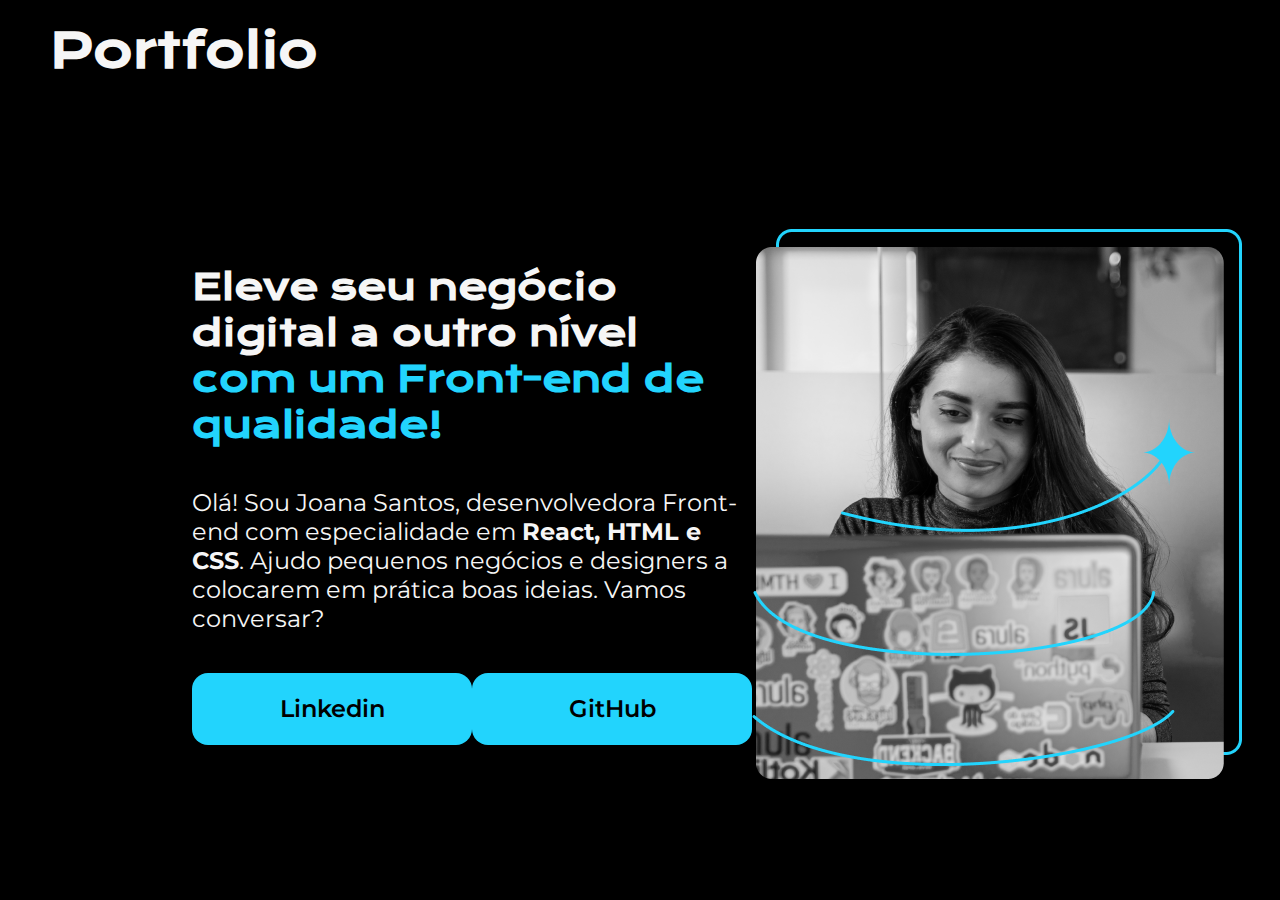
<file: 2- HTML e CSS - Classes, posicionamento e Flexbox/index.html>
<!DOCTYPE html>
<html lang="pt-br">
<head>
    <meta charset="UTF-8"> 
    <meta http-equiv="X-UA-Compatible" content="IE=edge">
    <meta name="viewport" content="width=device-width, initial-scale=1.0">
    <title>Portifolio</title>
    <link rel="stylesheet" href="estilo.css">
</head>
<body>
    <header>
        <h1>Portfolio</h1>
    </header>
    <main class="apresentacao">
        <section class="apresentacao__conteudo">
            <h1 class="apresentacao__conteudo__titulo">Eleve seu negócio digital a outro nível <strong class="titulo-destaque">com um Front-end de qualidade!</strong></h1>
            
            <p class="apresentacao__conteudo__texto">Olá! Sou Joana Santos, desenvolvedora Front-end com especialidade em <strong>React, HTML e CSS</strong>. Ajudo pequenos negócios e designers a colocarem em prática boas ideias. Vamos conversar?</p>
            
            <div class="apresentacao__links">
                <a class="apresentacao__links__botao" href="https://linkedin.com/in/joaoluizbr">Linkedin</a>
                <a class="apresentacao__links__botao" href="https://github.com/JoaoLuizDev">GitHub</a>    
            </div>
        </section>

        <img src="/2- HTML e CSS Classes, posicionamento e Flexbox/imagens/Imagem.png" alt="Foto da Joana Santos programando">
    </main>
    <footer></footer>
</body>
</html>
</file>
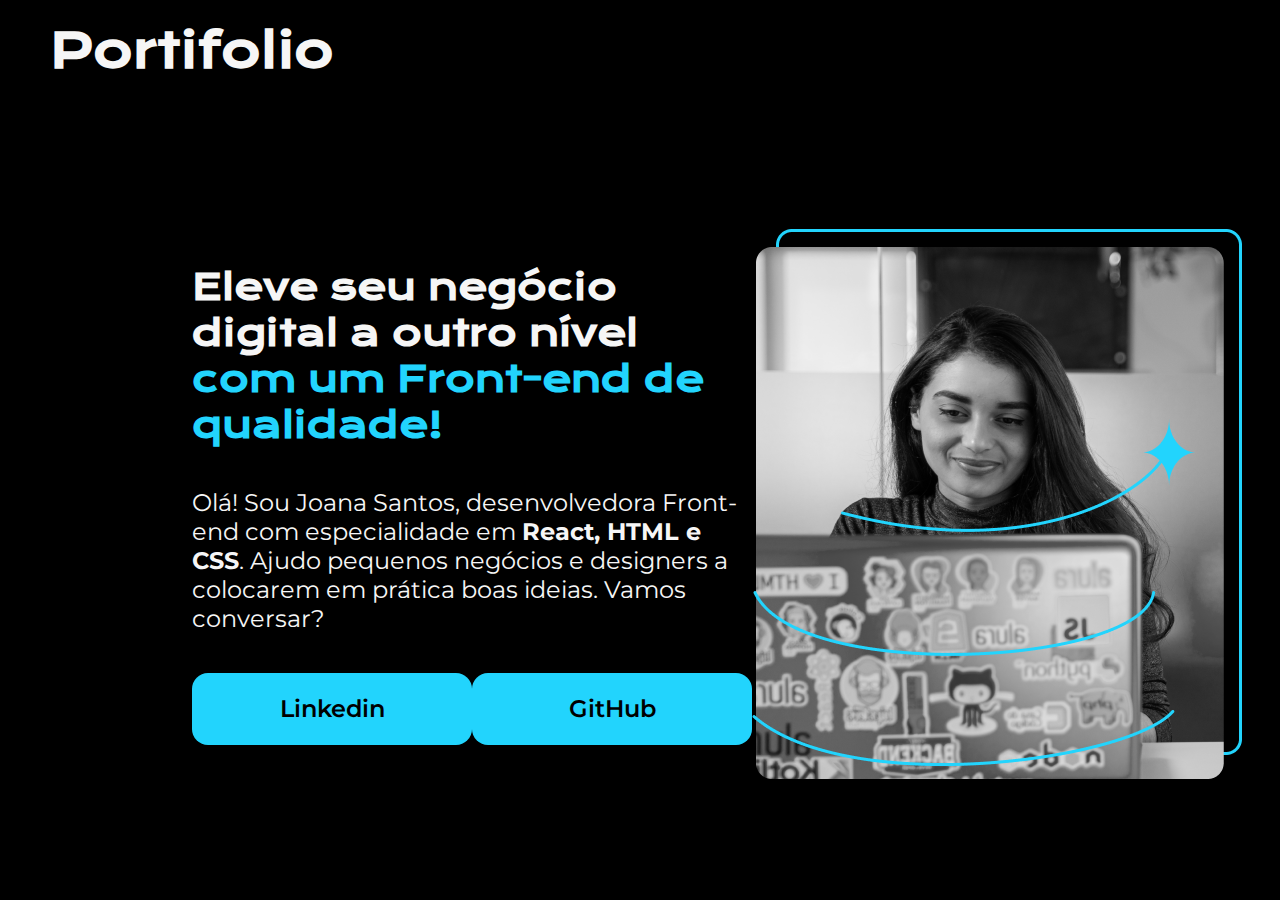
<file: 2- HTML e CSS Classes, posicionamento e Flexbox/index.html>
<!DOCTYPE html>
<html lang="pt-br">
<head>
    <meta charset="UTF-8"> 
    <meta http-equiv="X-UA-Compatible" content="IE=edge">
    <meta name="viewport" content="width=device-width, initial-scale=1.0">
    <title>Portifolio</title>
    <link rel="stylesheet" href="estilo.css">
</head>
<body>
    <header>
        <h1>Portifolio</h1>
    </header>
    <main class="apresentacao">
        <section class="apresentacao__conteudo">
            <h1 class="apresentacao__conteudo__titulo">Eleve seu negócio digital a outro nível <strong class="titulo-destaque">com um Front-end de qualidade!</strong></h1>
            
            <p class="apresentacao__conteudo__texto">Olá! Sou Joana Santos, desenvolvedora Front-end com especialidade em <strong>React, HTML e CSS</strong>. Ajudo pequenos negócios e designers a colocarem em prática boas ideias. Vamos conversar?</p>
            
            <div class="apresentacao__links">
                <a class="apresentacao__links__botao" href="https://linkedin.com/in/joaoluizbr">Linkedin</a>
                <a class="apresentacao__links__botao" href="https://github.com/JoaoLuizDev">GitHub</a>    
            </div>
        </section>

        <img src="/2- HTML e CSS Classes, posicionamento e Flexbox/imagens/Imagem.png" alt="Foto da Joana Santos programando">
    </main>
    <footer></footer>
</body>
</html>
</file>
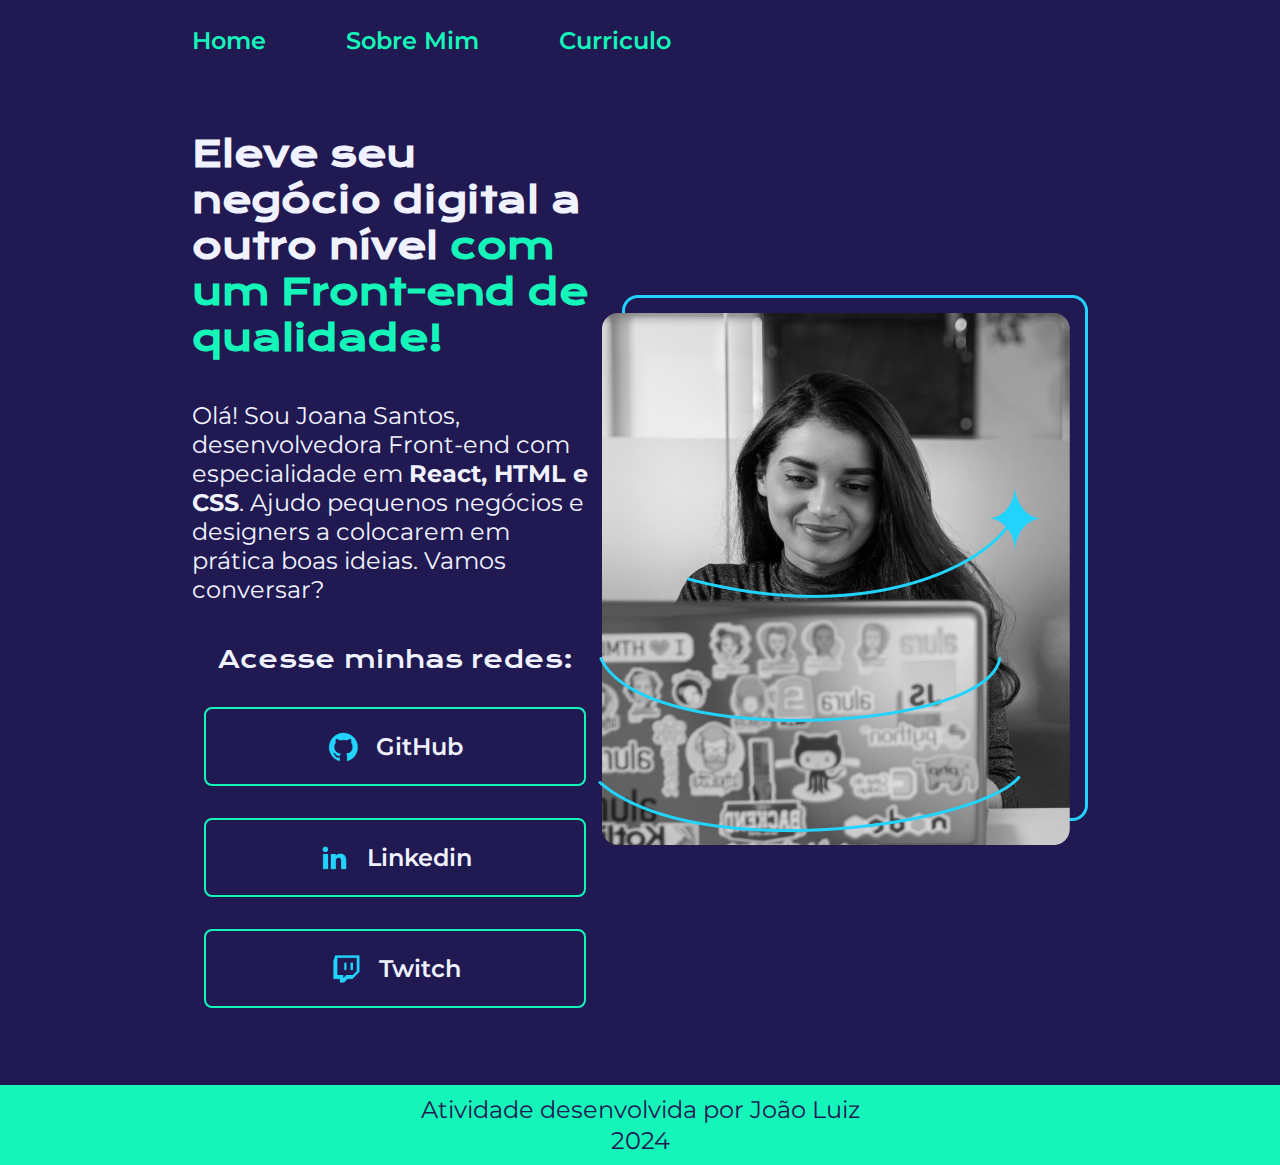
<file: 3- HTML e CSS - cabeçalho, footer e variáveis CSS/index.html>
<!DOCTYPE html>
<html lang="pt-br">
<head>
    <meta charset="UTF-8"> 
    <meta http-equiv="X-UA-Compatible" content="IE=edge">
    <meta name="viewport" content="width=device-width, initial-scale=1.0">
    <title>Portifolio</title>
    <link rel="stylesheet" href="/3- HTML e CSS - cabeçalho, footer e variáveis CSS/estilos/estilo.css">
</head>

<body>
    <header class="cabecalho">

        <nav class="cabecalho__menu">
            <a class="cabecalho__menu__link" href="index.html">Home</a>
            <a class="cabecalho__menu__link" href="sobre-mim.html">Sobre Mim</a>
            <a class="cabecalho__menu__link" href="curriculo.html">Curriculo</a>
        </nav>
    </header>

    <main class="apresentacao">
        <section class="apresentacao__conteudo">
            <h1 class="apresentacao__conteudo__titulo">Eleve seu negócio digital a outro nível <strong class="titulo-destaque">com um Front-end de qualidade!</strong></h1>
            
            <p class="apresentacao__conteudo__texto">Olá! Sou Joana Santos, desenvolvedora Front-end com especialidade em <strong>React, HTML e CSS</strong>. Ajudo pequenos negócios e designers a colocarem em prática boas ideias. Vamos conversar?</p>
            
            <div class="apresentacao__links">
                <h2 class="apresentacao__links__subtitulo">Acesse minhas redes:</h2>
                <a class="apresentacao__links__botao" href="https://github.com/JoaoLuizDev"><img src="/3- HTML e CSS - cabeçalho, footer e variáveis CSS/assets/github.png">GitHub</a>
                <a class="apresentacao__links__botao" href="https://linkedin.com/in/joaoluizbr"><img src="/3- HTML e CSS - cabeçalho, footer e variáveis CSS/assets/linkedin.png">Linkedin</a>   
                <a class="apresentacao__links__botao" href=""><img src="/3- HTML e CSS - cabeçalho, footer e variáveis CSS/assets/twitch.png">Twitch</a> 
            </div>
        </section>

        <img src="/3- HTML e CSS - cabeçalho, footer e variáveis CSS/assets/Imagem.png" alt="Foto da Joana Santos programando">
    </main>
    
    <footer class="rodape">
        <p>Atividade desenvolvida por João Luiz</p>
        <p>2024</p>
    </footer>
</body>
</html>
</file>
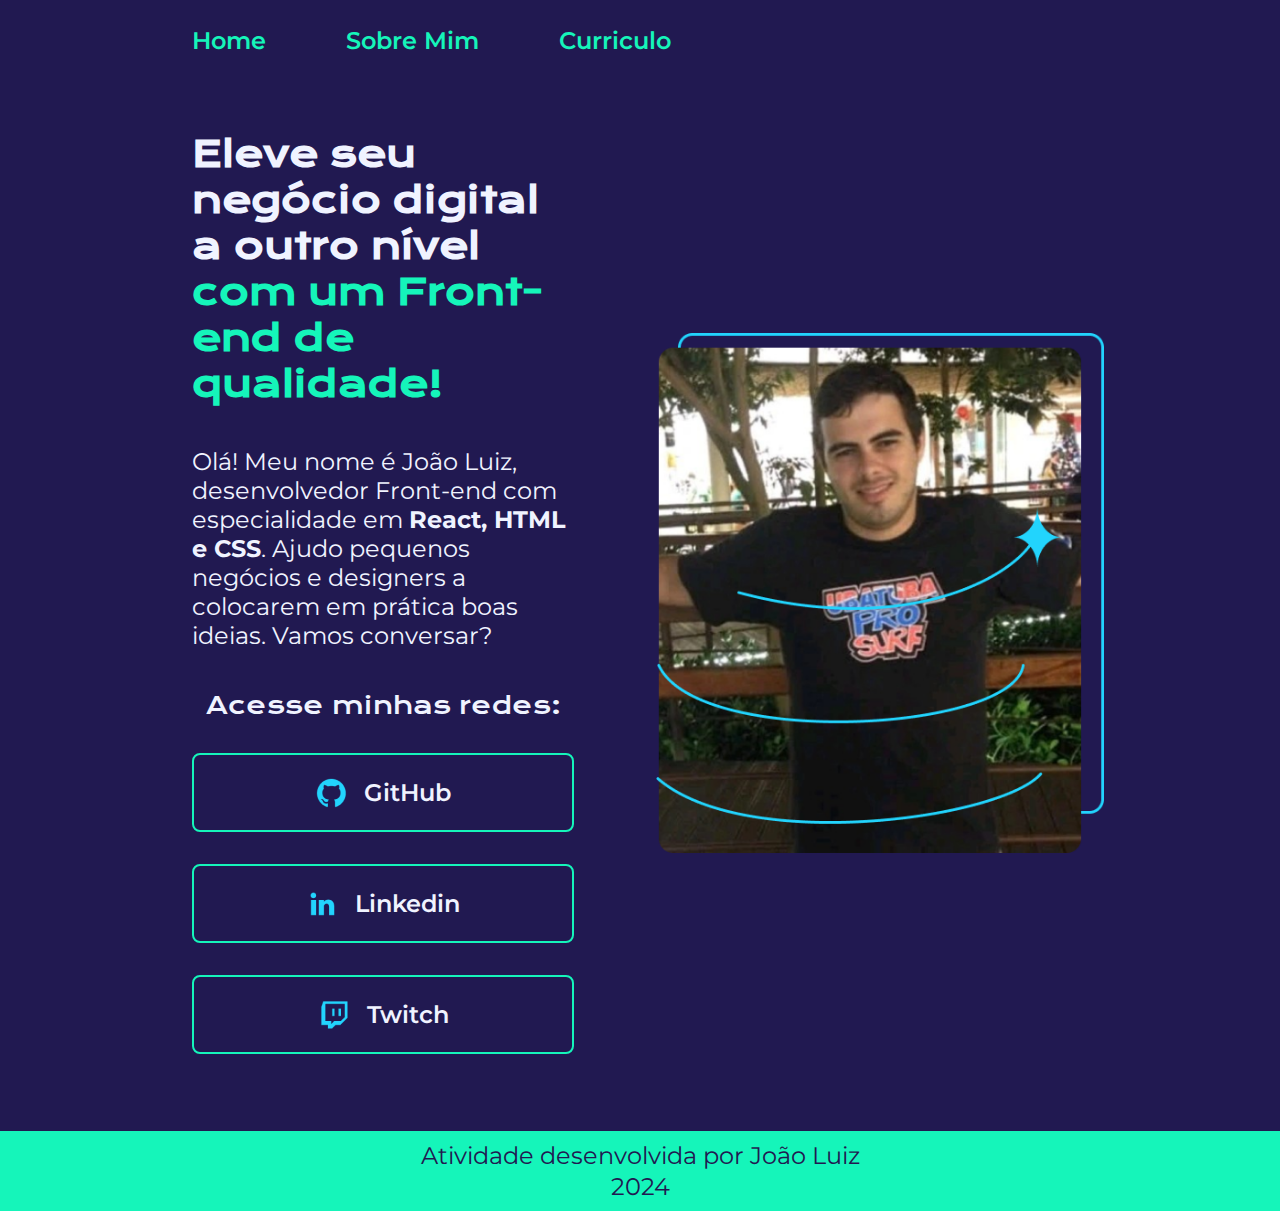
<file: 4- HTML e CSS - trabalhando com responsividade e publicacao de projetos/index.html>
<!DOCTYPE html>
<html lang="pt-br">
<head>
    <meta charset="UTF-8"> 
    <meta http-equiv="X-UA-Compatible" content="IE=edge">
    <meta name="viewport" content="width=device-width, initial-scale=1.0">
    <title>Portifolio</title>
    <link rel="stylesheet" href="estilo.css">
</head>

<body>
    <header class="cabecalho">

        <nav class="cabecalho__menu">
            <a class="cabecalho__menu__link" href="index.html">Home</a>
            <a class="cabecalho__menu__link" href="sobre-mim.html">Sobre Mim</a>
            <a class="cabecalho__menu__link" href="curriculo.html">Curriculo</a>
        </nav>
    </header>

    <main class="apresentacao">
        <section class="apresentacao__conteudo">
            <h1 class="apresentacao__conteudo__titulo">Eleve seu negócio digital a outro nível <strong class="titulo-destaque">com um Front-end de qualidade!</strong></h1>
            
            <p class="apresentacao__conteudo__texto">Olá! Meu nome é João Luiz, desenvolvedor Front-end com especialidade em <strong>React, HTML e CSS</strong>. Ajudo pequenos negócios e designers a colocarem em prática boas ideias. Vamos conversar?</p>
            
            <div class="apresentacao__links">
                <h2 class="apresentacao__links__subtitulo">Acesse minhas redes:</h2>
                <a class="apresentacao__links__botao" href="https://github.com/JoaoLuizDev"><img src="assets/github.png">GitHub</a>
                <a class="apresentacao__links__botao" href="https://linkedin.com/in/joaoluizbr"><img src="assets/linkedin.png">Linkedin</a>   
                <a class="apresentacao__links__botao" href=""><img src="assets/twitch.png">Twitch</a> 
            </div>
        </section>

        <img class="apresentacao__imagem" src="assets/Imagem.png" alt="Foto da João Luiz">
    </main>
    
    <footer class="rodape">
        <p>Atividade desenvolvida por João Luiz</p>
        <p>2024</p>
    </footer>
</body>
</html>
</file>
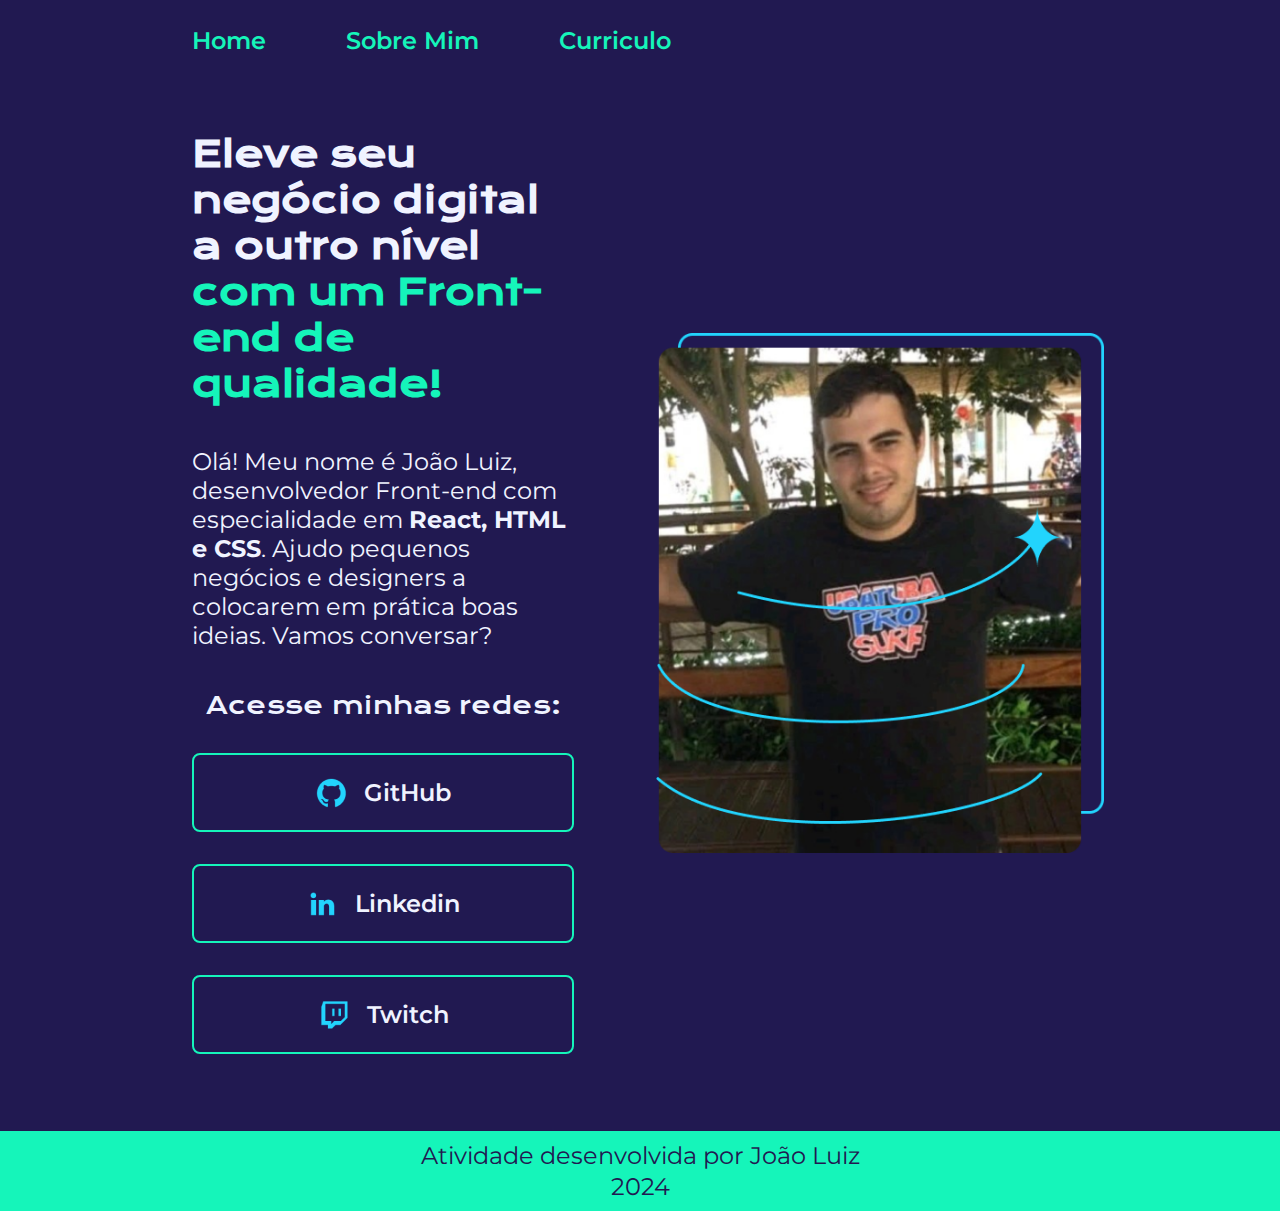
<file: 4- HTML e CSS - trabalhando com responsividade e publicação de projetos/index.html>
<!DOCTYPE html>
<html lang="pt-br">
<head>
    <meta charset="UTF-8"> 
    <meta http-equiv="X-UA-Compatible" content="IE=edge">
    <meta name="viewport" content="width=device-width, initial-scale=1.0">
    <title>Portifolio</title>
    <link rel="stylesheet" href="/4- HTML e CSS - trabalhando com responsividade e publicação de projetos/estilo.css">
</head>

<body>
    <header class="cabecalho">

        <nav class="cabecalho__menu">
            <a class="cabecalho__menu__link" href="index.html">Home</a>
            <a class="cabecalho__menu__link" href="sobre-mim.html">Sobre Mim</a>
            <a class="cabecalho__menu__link" href="curriculo.html">Curriculo</a>
        </nav>
    </header>

    <main class="apresentacao">
        <section class="apresentacao__conteudo">
            <h1 class="apresentacao__conteudo__titulo">Eleve seu negócio digital a outro nível <strong class="titulo-destaque">com um Front-end de qualidade!</strong></h1>
            
            <p class="apresentacao__conteudo__texto">Olá! Meu nome é João Luiz, desenvolvedor Front-end com especialidade em <strong>React, HTML e CSS</strong>. Ajudo pequenos negócios e designers a colocarem em prática boas ideias. Vamos conversar?</p>
            
            <div class="apresentacao__links">
                <h2 class="apresentacao__links__subtitulo">Acesse minhas redes:</h2>
                <a class="apresentacao__links__botao" href="https://github.com/JoaoLuizDev"><img src="/4- HTML e CSS - trabalhando com responsividade e publicação de projetos/assets/github.png">GitHub</a>
                <a class="apresentacao__links__botao" href="https://linkedin.com/in/joaoluizbr"><img src="/4- HTML e CSS - trabalhando com responsividade e publicação de projetos/assets/linkedin.png">Linkedin</a>   
                <a class="apresentacao__links__botao" href=""><img src="/4- HTML e CSS - trabalhando com responsividade e publicação de projetos/assets/twitch.png">Twitch</a> 
            </div>
        </section>

        <img class="apresentacao__imagem" src="/4- HTML e CSS - trabalhando com responsividade e publicação de projetos/assets/Imagem.png" alt="Foto da João Luiz">
    </main>
    
    <footer class="rodape">
        <p>Atividade desenvolvida por João Luiz</p>
        <p>2024</p>
    </footer>
</body>
</html>
</file>
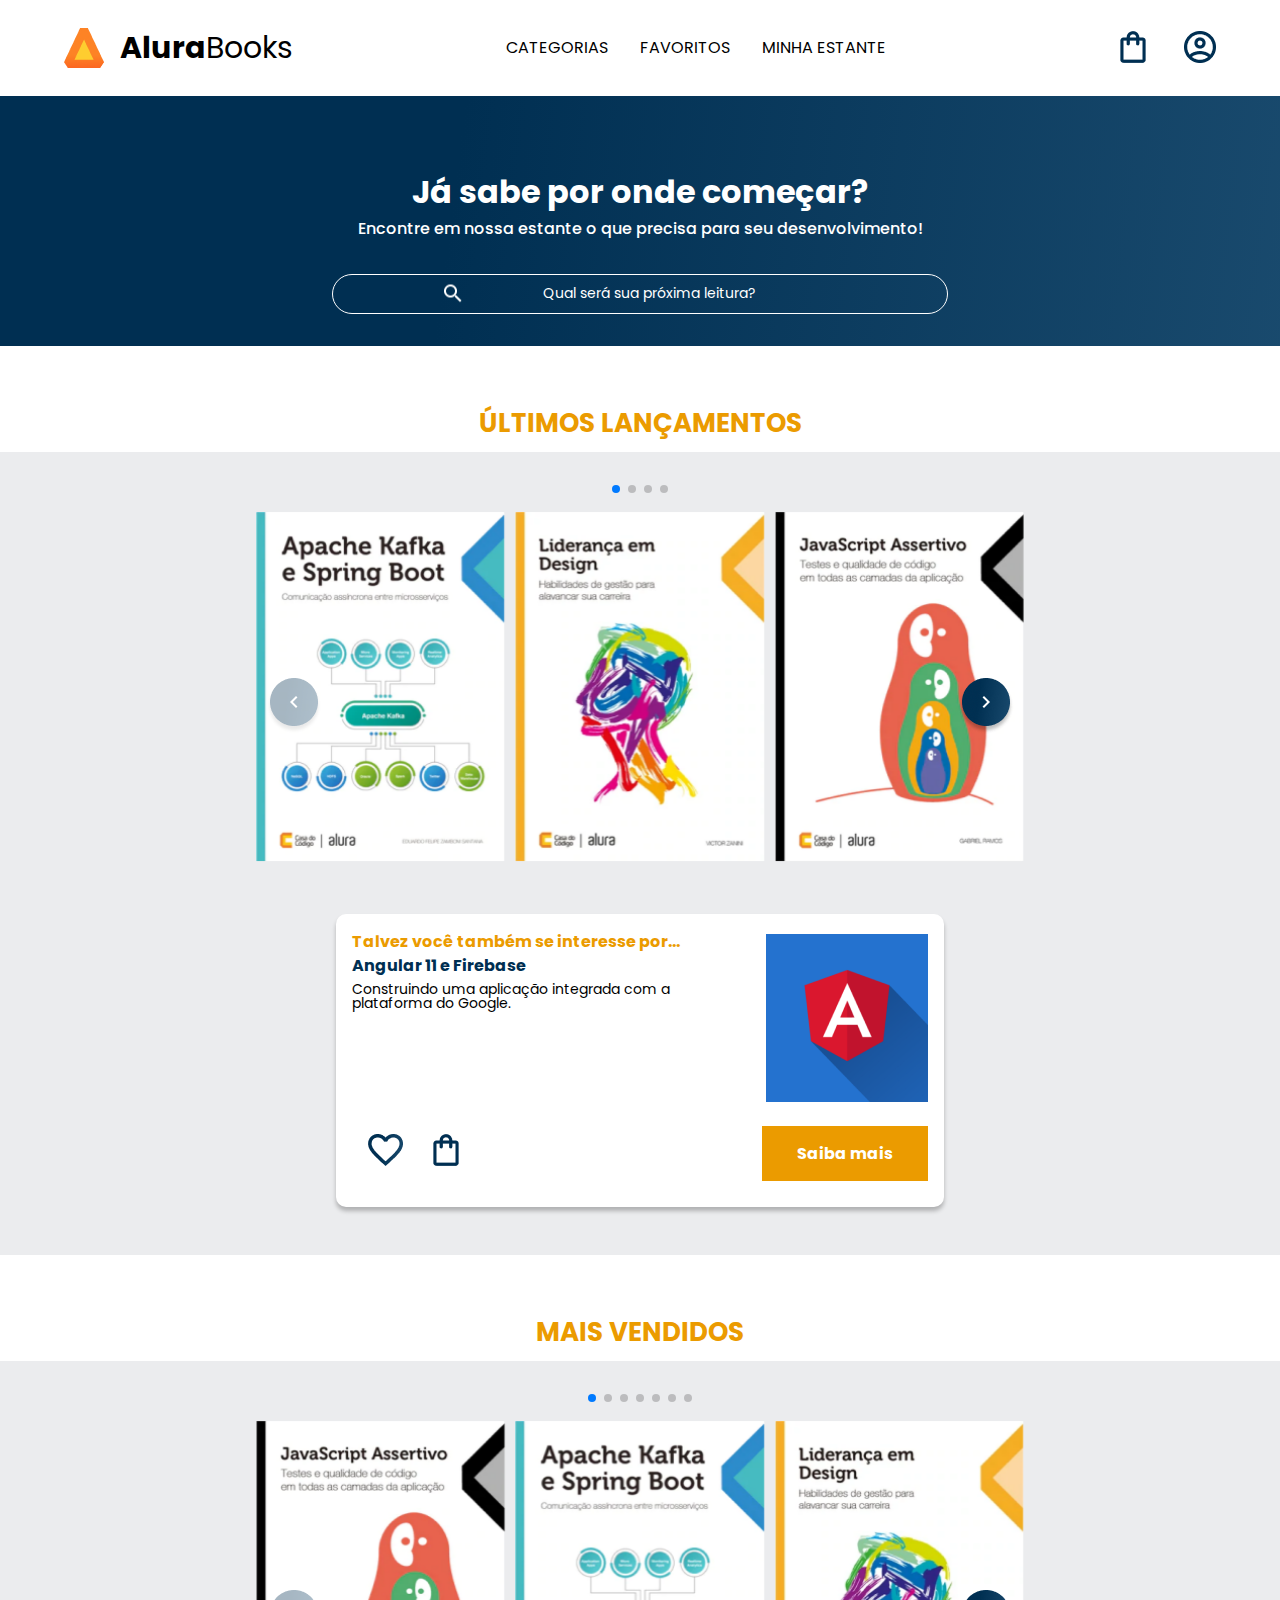
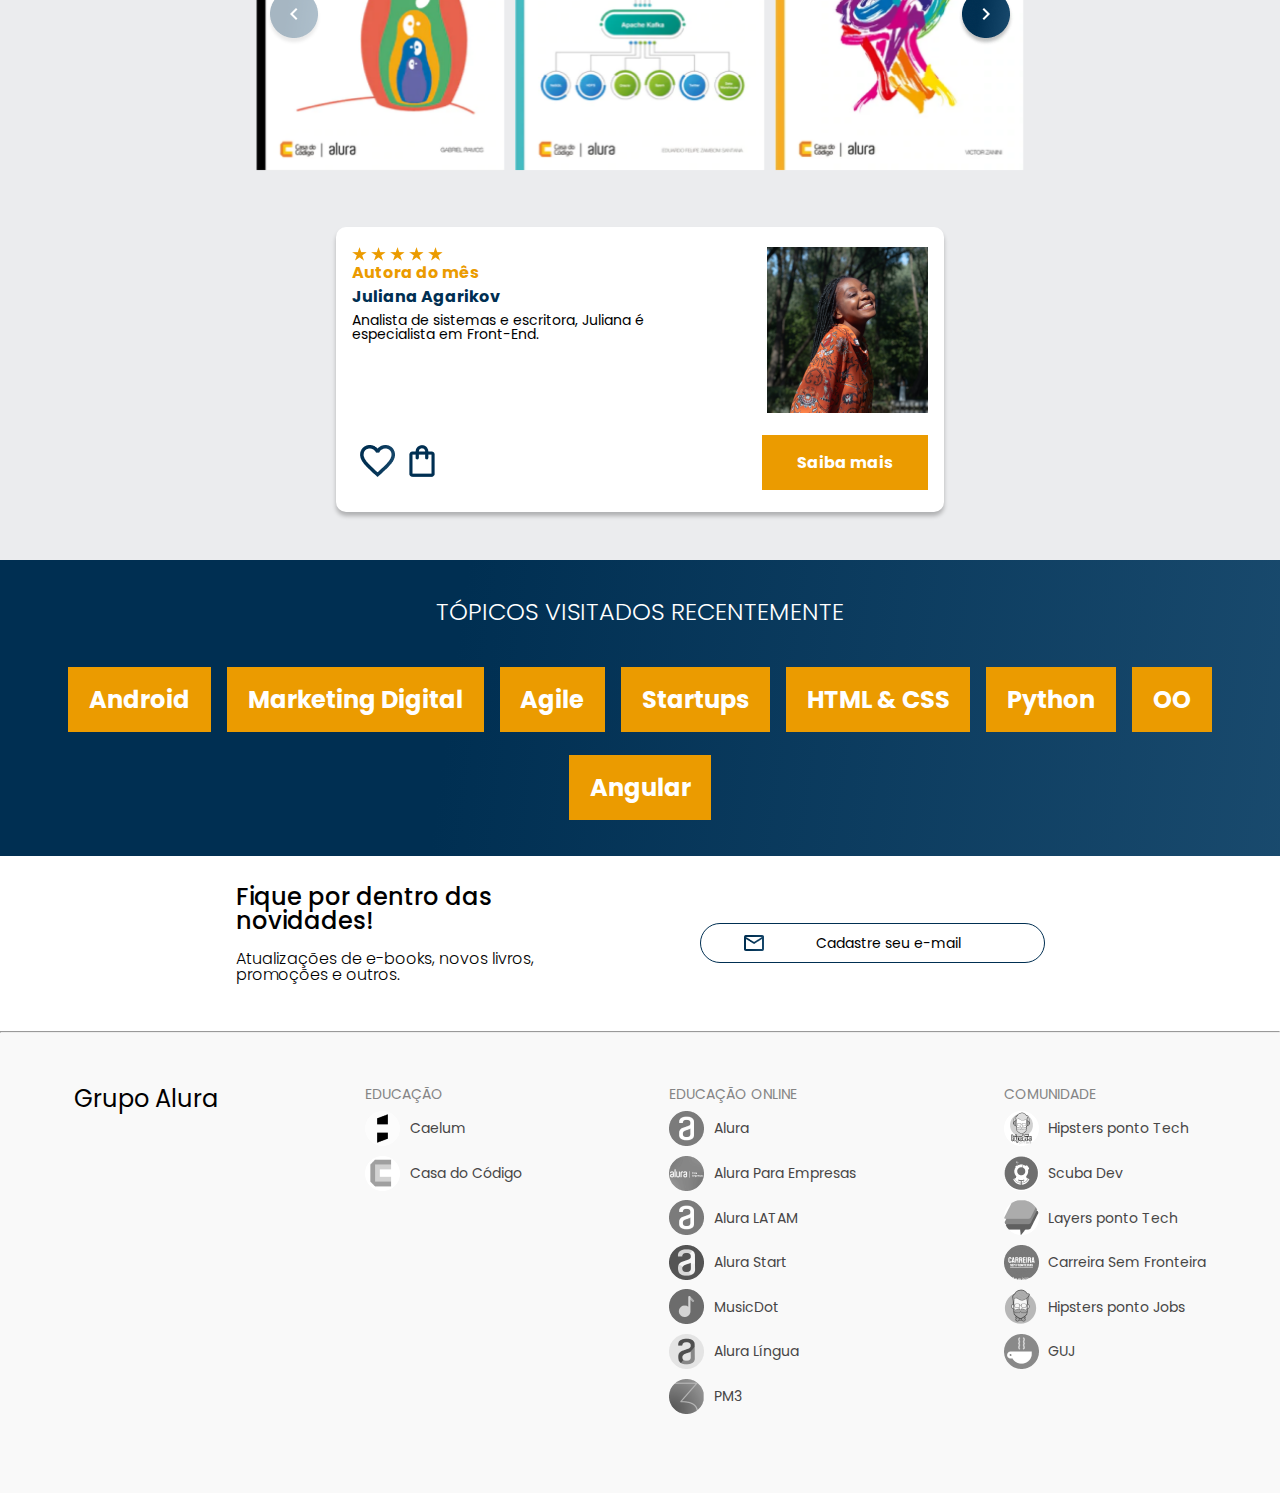
<file: 6- HTML e CSS - responsividade com mobile-first/index.html>
<!DOCTYPE html>
<html lang="en">
  <head>
    <meta charset="UTF-8" />
    <meta name="viewport" content="width=device-width, initial-scale=1.0" />
    <link rel="stylesheet" href="reset.css" />
    <link rel="preconnect" href="https://fonts.googleapis.com" />
    <link rel="preconnect" href="https://fonts.gstatic.com" crossorigin />
    <link href="https://fonts.googleapis.com/css2?family=Poppins:wght@300;400;500;700&display=swap" rel="stylesheet" />
    <link href="https://fonts.googleapis.com/css2?family=Josefin+Sans:ital,wght@0,100..700;1,100..700&display=swap" rel="stylesheet">
    <link rel="stylesheet" href="https://cdn.jsdelivr.net/npm/swiper@11/swiper-bundle.min.css" />
    <link rel="stylesheet" href="estilos.css" />
    <title>AluraBooks</title>
  </head>

  <body>
    <header class="cabeçalho">
      <div class="container">
        <input type="checkbox" class="container__botao" id="menu" />
        <label for="menu" class="container__rotulo">
          <span class="cabeçalho__menu-hamburguer container__imagem"></span>
        </label>
        <ul class="lista-menu">
          <li class="lista-menu__titulo">Categorias</li>
          <li class="lista-menu__item">
            <a href="#" class="lista-menu__link">PROGRAMAÇÃO</a>
          </li>
          <li class="lista-menu__item">
            <a href="#" class="lista-menu__link">FRONT-END</a>
          </li>
          <li class="lista-menu__item">
            <a href="#" class="lista-menu__link">INFRAESTRUTURA</a>
          </li>
          <li class="lista-menu__item">
            <a href="#" class="lista-menu__link">BUSINESS</a>
          </li>
          <li class="lista-menu__item">
            <a href="#" class="lista-menu__link">DESIGN & UX</a>
          </li>
        </ul>
        <img
          src="assets/Logo.png"
          alt="Logo da Alurabooks"
          class="container__imagem"
        />
        <h1 class="container__titulo"><b class="container__titulo--negrito">Alura</b>Books</h1>
      </div>

      <ul class="opções">
        <input type="checkbox" id="opções-menu" class="opções__botão">
        <label for="opções-menu" class="opções__rotulo">        
          <li class="opções__item">Categorias</li>
        </label>
        <ul class="lista-menu">
          <li class="lista-menu__item">
            <a href="#" class="lista-menu__link">PROGRAMAÇÃO</a>
          </li>
          <li class="lista-menu__item">
            <a href="#" class="lista-menu__link">FRONT-END</a>
          </li>
          <li class="lista-menu__item">
            <a href="#" class="lista-menu__link">INFRAESTRUTURA</a>
          </li>
          <li class="lista-menu__item">
            <a href="#" class="lista-menu__link">BUSINESS</a>
          </li>
          <li class="lista-menu__item">
            <a href="#" class="lista-menu__link">DESIGN & UX</a>
          </li>
        </ul>

        <li class="opções__item"><a href="#" class="opções__link">Favoritos</a></li>
        <li class="opções__item"><a href="#" class="opções__link">Minha estante</a></li>
      </ul>

      <div class="container">
        <a href="#"><img src="assets/Favoritos.png" alt="Meus favoritos" class="container__imagem container__imagem-transparente"/></a>
        <a href="#" class="container__link">
          <img src="assets/Sacola.png" alt="Carrinho de compras" class="container__imagem"/>
          <p class="container__texto">Minha sacola</p>
        </a>
        <a href="#" class="container__link">
          <img src="assets/Usuario.png" alt="Meu perfil" class="container__imagem"/>
          <p class="container__texto">Meu perfil</p>
        </a>
      </div>
    </header>

    <section class="banner">
      <h2 class="banner__titulo">Já sabe por onde começar?</h2>
      <p class="banner__texto">
        Encontre em nossa estante o que precisa para seu desenvolvimento!
      </p>

      <input
        type="search"
        class="banner__pesquisa"
        placeholder="Qual será sua próxima leitura?"
      />
    </section>

    <section class="carrossel">
      <h2 class="carrossel__titulo">Últimos lançamentos</h2>

      <!-- Slider main container -->
      <div class="carrossel__container">
        <div class="swiper">

          <!-- If we need pagination -->
          <div class="swiper-pagination"></div>

          <!-- Additional required wrapper -->
          <div class="swiper-wrapper">
          <!-- Slides -->
              <div class="swiper-slide"><img src="assets/ApacheKafka.png" alt="Livro sobre Apache Kafka e Spring Boot, disponível na Alura Books"></div>
              <div class="swiper-slide"><img src="assets/Liderança.png" alt="Livro sobre Liderança em Design, disponível na Alura Books"></div>
              <div class="swiper-slide"><img src="assets/Javascript.png" alt="Livro sobre Javascript Assertivo, disponível na Alura Books"></div>
              <div class="swiper-slide"><img src="assets/Guia Front-end.png" alt="Livro sobre Front-End, disponível na Alura Books"></div>
              <div class="swiper-slide"><img src="assets/Portugol.png" alt="Livro sobre portugol, disponível na Alura Books"></div>
              <div class="swiper-slide"><img src="assets/UX.png" alt="Livro sobre UX Estratégico, disponível na Alura Books"></div>
          </div>


          <!-- If we need navigation buttons -->
          <div class="swiper-button-prev"></div>
          <div class="swiper-button-next"></div>
        </div>
  
        <div class="card">
          <div class="card__descrição">
            <div class="descrição">
                <h3 class="descrição__titulo">Talvez você também se interesse por...</h3>
                <h2 class="descrição__titulo__livro">Angular 11 e Firebase</h2>
                <p class="descrição__titulo__texto">Construindo uma aplicação integrada com a plataforma do Google.</p>
            </div>

            <img src="assets/logo-Angular.png" alt="logo do framework Angular">
          </div>

          <div class="card__botões">
            <ul class="botões">
                <li class="botões__item"><img src="assets/Favoritos.png" alt="ícone para favoritar livro"></li>
                <li class="botões__item"><img src="assets/Sacola.png" alt="ícone para adicionar no carrinho de compras"></li>    
            </ul>
            <div>
                <a href="#" class="botões__ancora">Saiba mais</a>
            </div>
          </div>
        </div> 
    </section>

    <section class="carrossel">
        <h2 class="carrossel__titulo">Mais vendidos</h2>

        <!-- Slider main container -->
        <div class="carrossel__container">
          <div class="swiper">

              <!-- If we need pagination -->
              <div class="swiper-pagination"></div>

              <!-- Additional required wrapper -->
              <div class="swiper-wrapper">
              <!-- Slides -->
                  <div class="swiper-slide"><img src="assets/Javascript.png" alt="Livro sobre Javascript Assertivo, disponível na Alura Books"></div>
                  <div class="swiper-slide"><img src="assets/ApacheKafka.png" alt="Livro sobre Apache Kafka e Spring Boot, disponível na Alura Books"></div>
                  <div class="swiper-slide"><img src="assets/Liderança.png" alt="Livro sobre Liderança em Design, disponível na Alura Books"></div>
                  <div class="swiper-slide"><img src="assets/MEAN.png" alt="Livro sobre Mean, disponível na Alura Books"></div>
                  <div class="swiper-slide"><img src="assets/Guia Front-end.png" alt="Livro sobre Front-End, disponível na Alura Books"></div>
                  <div class="swiper-slide"><img src="assets/Acessibilidade.png" alt="Livro sobre Acessibilidade na Web, disponível na Alura Books"></div>
                  <div class="swiper-slide"><img src="assets/Portugol.png" alt="Livro sobre portugol, disponível na Alura Books"></div>
                  <div class="swiper-slide"><img src="assets/UX.png" alt="Livro sobre UX Estratégico, disponível na Alura Books"></div>
                  <div class="swiper-slide"><img src="assets/ReactNative.png" alt="Livro sobre React Native, disponível na Alura Books"></div>
                  
              </div>


              <!-- If we need navigation buttons -->
              <div class="swiper-button-prev"></div>
              <div class="swiper-button-next"></div>
          </div>
      

      <div class="card">
          <div class="card__descrição">
              <div class="descrição">
                <img class="descrição__imagem" src="assets/Estrelinhas.png" alt="imagem de 5 estrelas para ilustrar título de autor(a) do mês">
                <h3 class="descrição__titulo">Autora do mês</h3>
                <h2 class="descrição__titulo__livro">Juliana Agarikov</h2>
                <p class="descrição__titulo__texto">Analista de sistemas e escritora, Juliana é especialista em Front-End. </p>
              </div>

              <img src="assets/Perfil-escritora 1.png" alt="Foto da escrito Juliana Agarikov">
          </div>

          <div class="card__botões">
              <ul class="botões">
                  <li class="botões-item"><img src="assets/Favoritos.png" alt="ícone para favoritar livro"></li>
                  <li class="botões-item"><img src="assets/Sacola.png" alt="ícone para adicionar no carrinho de compras"></li>
              </ul>
              <div>
                  <a href="#" class="botões__ancora">Saiba mais</a>
              </div>
          </div>
        </div>
    </section>

    <section class="faixa">
      <br>
    </section>

    <section class="topicos">

      <h2 class="topicos__titulo">Tópicos visitados recentemente</h2>

      <ul class="topicos__lista">
        <li class="topicos__lista__item">        
          <a href="#" class="topicos__lista__item__link">Android</a>
        </li>
        <li class="topicos__lista__item">        
          <a href="#" class="topicos__lista__item__link">Marketing Digital</a>
        </li>
        <li class="topicos__lista__item">        
          <a href="#" class="topicos__lista__item__link">Agile</a>
        </li>
        <li class="topicos__lista__item">        
          <a href="#" class="topicos__lista__item__link">Startups</a>
        </li>
        <li class="topicos__lista__item">        
          <a href="#" class="topicos__lista__item__link">HTML & CSS</a>
        </li>
        <li class="topicos__lista__item">        
          <a href="#" class="topicos__lista__item__link">Python</a>
        </li>        
        <li class="topicos__lista__item">        
          <a href="#" class="topicos__lista__item__link">OO</a>
        </li>        
        <li class="topicos__lista__item">        
          <a href="#" class="topicos__lista__item__link">Angular</a>
        </li>
      </ul>




    </section>

    <section class="contato">
      <div class="contato__descrição">
        <h2 class="contato__email__titulo">Fique por dentro das novidades!</h2>

        <p class="contato__email__texto">Atualizações de e-books, novos livros, promoções e outros.</p>
      </div>

      <input
        type="email"
        class="contato__email__cadastro"
        placeholder="Cadastre seu e-mail"
      />
    </section>

    <hr />

    <footer class="rodape">
 
      <h2 class="rodape__titulo">Grupo Alura</h2>

      <ul class="rodape__lista">
        <li class="rodape__lista__titulo">Educação</li>
        <li class="rodape__lista__item"><img src="assets/Caelum.png" alt="Logo da Caleum"><a href="#" class="rodape__lista__link">Caelum</a></li>
        <li class="rodape__lista__item"><img src="assets/CasaDoCodigo.png" alt="Logo da Casa do Código"><a href="#" class="rodape__lista__link">Casa do Código</a></li>

      </ul>

      <ul class="rodape__lista">
        <li class="rodape__lista__titulo">Educação online</li>
        <li class="rodape__lista__item"><img src="assets/Alura.png" alt="Logo da Alura"><a href="#" class="rodape__lista__link">Alura</a></li>
        <li class="rodape__lista__item"><img src="assets/AluraEmpresas.png" alt="Logo da Alura Para Empresas"><a href="#" class="rodape__lista__link">Alura Para Empresas</a></li>        
        <li class="rodape__lista__item"><img src="assets/AluraLATAM.png" alt="Logo da Alura LATAM"><a href="#" class="rodape__lista__link">Alura LATAM</a></li>
        <li class="rodape__lista__item"><img src="assets/AluraStart.png" alt="Logo da Alura Start"><a href="#" class="rodape__lista__link">Alura Start</a></li>
        <li class="rodape__lista__item"><img src="assets/MusicDot.png" alt="Logo da MusicDot"><a href="#" class="rodape__lista__link">MusicDot</a></li>
        <li class="rodape__lista__item"><img src="assets/AluraLingua.png" alt="Logo da Alura Língua"><a href="#" class="rodape__lista__link">Alura Língua</a></li>
        <li class="rodape__lista__item"><img src="assets/PM3.png" alt="Logo da PM3"><a href="#" class="rodape__lista__link">PM3</a></li>
      </ul>

      <ul class="rodape__lista">
        <li class="rodape__lista__titulo">Comunidade</li>
        <li class="rodape__lista__item"><img src="assets/HipstersTech.png" alt="Logo da Hipsters ponto Tech"><a href="#" class="rodape__lista__link">Hipsters ponto Tech</a></li>
        <li class="rodape__lista__item"><img src="assets/ScubaDev.png" alt="Logo da Scuba Dev"><a href="#" class="rodape__lista__link">Scuba Dev</a></li>
        <li class="rodape__lista__item"><img src="assets/LayersTech.png" alt="Logo da Layers ponto Tech"><a href="#" class="rodape__lista__link">Layers ponto Tech</a></li>
        <li class="rodape__lista__item"><img src="assets/CarreiraSemFronteira.png" alt="Logo da Carreira Sem Fronteira"><a href="#" class="rodape__lista__link">Carreira Sem Fronteira</a></li>
        <li class="rodape__lista__item"><img src="assets/HipstersJobs.png" alt="Logo da Hipsters ponto Job"><a href="#" class="rodape__lista__link">Hipsters ponto Jobs</a></li>
        <li class="rodape__lista__item"><img src="assets/GUJ.png" alt="Logo da GUJ"><a href="#" class="rodape__lista__link">GUJ</a></li>
      </ul>
    </footer>


    <script src="https://cdn.jsdelivr.net/npm/swiper@11/swiper-bundle.min.js"></script>
    <script>
        const swiper = new Swiper('.swiper', {
            spaceBetween: 10,
            slidesPerView: 3,
            pagination: {
                el: '.swiper-pagination',
                type: 'bullets',
            },
            navigation: {
                nextEl: '.swiper-button-next',
                prevEl: '.swiper-button-prev',
            },
        });
    </script>

  </body>
</html>
</file>
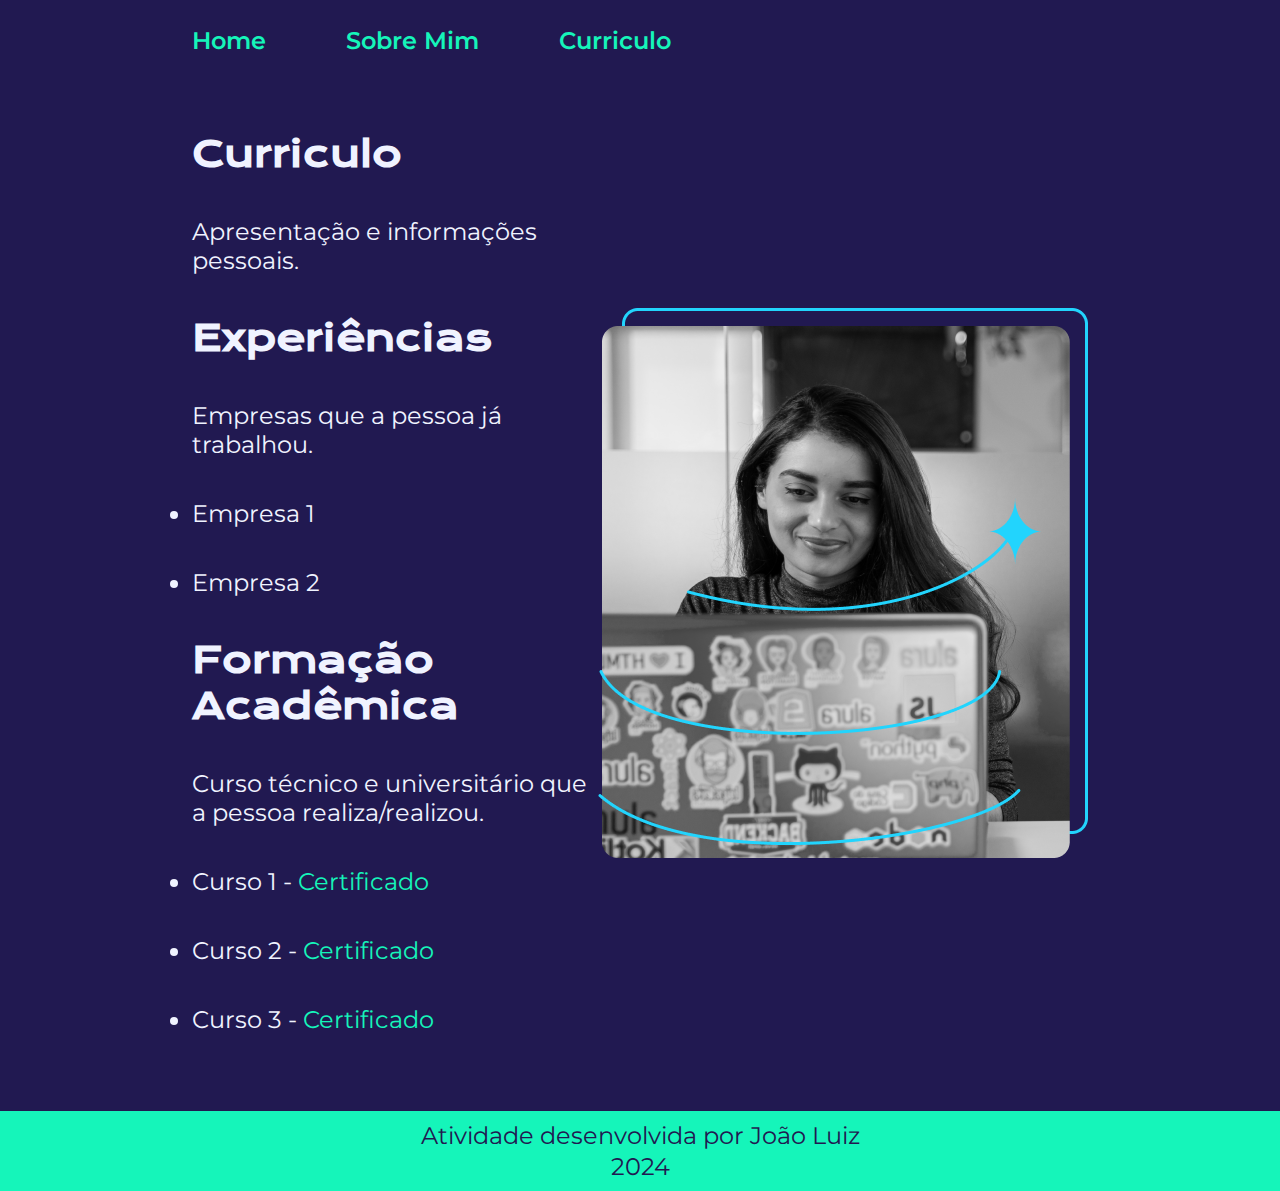
<file: 3- HTML e CSS - cabeçalho, footer e variáveis CSS/curriculo.html>
<!DOCTYPE html>
<html lang="en">
<head>
    <meta charset="UTF-8">
    <meta name="viewport" content="width=device-width, initial-scale=1.0">
    <link rel="stylesheet" href="/3- HTML e CSS - cabeçalho, footer e variáveis CSS/estilos/estilo.css">
    <title>Curriculo</title>
</head>

<body>
    <header class="cabecalho">
        <nav class="cabecalho__menu">
            <a class="cabecalho__menu__link" href="index.html">Home</a>
            <a class="cabecalho__menu__link" href="sobre-mim.html">Sobre Mim</a>
            <a class="cabecalho__menu__link" href="curriculo.html">Curriculo</a>
        </nav>
    </header>

    <main class="apresentacao">
        <section class="apresentacao__conteudo">
            <h1 class="apresentacao__conteudo__titulo">Curriculo</h1>

            <p class="apresentacao__conteudo__texto">Apresentação e informações pessoais.</p>

            <h2 class="apresentacao__conteudo__titulo">Experiências</h2>
            
            <p class="apresentacao__conteudo__texto">Empresas que a pessoa já trabalhou.</p>

            <li class="apresentacao__conteudo__texto">Empresa 1</li>
            <li class="apresentacao__conteudo__texto">Empresa 2</li>

            <h2 class="apresentacao__conteudo__titulo">Formação Acadêmica</h2>

            <p class="apresentacao__conteudo__texto">Curso técnico e universitário que a pessoa realiza/realizou.</p>

            <li class="apresentacao__conteudo__texto">Curso 1 - <a href="linkdocertificado">Certificado</a> </li>
            <li class="apresentacao__conteudo__texto">Curso 2 - <a href="linkdocertificado">Certificado</a></li>
            <li class="apresentacao__conteudo__texto">Curso 3 - <a href="linkdocertificado">Certificado</a></li>
        </section>

        <img src="/3- HTML e CSS - cabeçalho, footer e variáveis CSS/assets/Imagem.png" alt="Foto da Joana Santos programando">

    </main>

    <footer class="rodape">
        <p>Atividade desenvolvida por João Luiz</p>
        <p>2024</p>
    </footer>
</body>
</html>
</file>
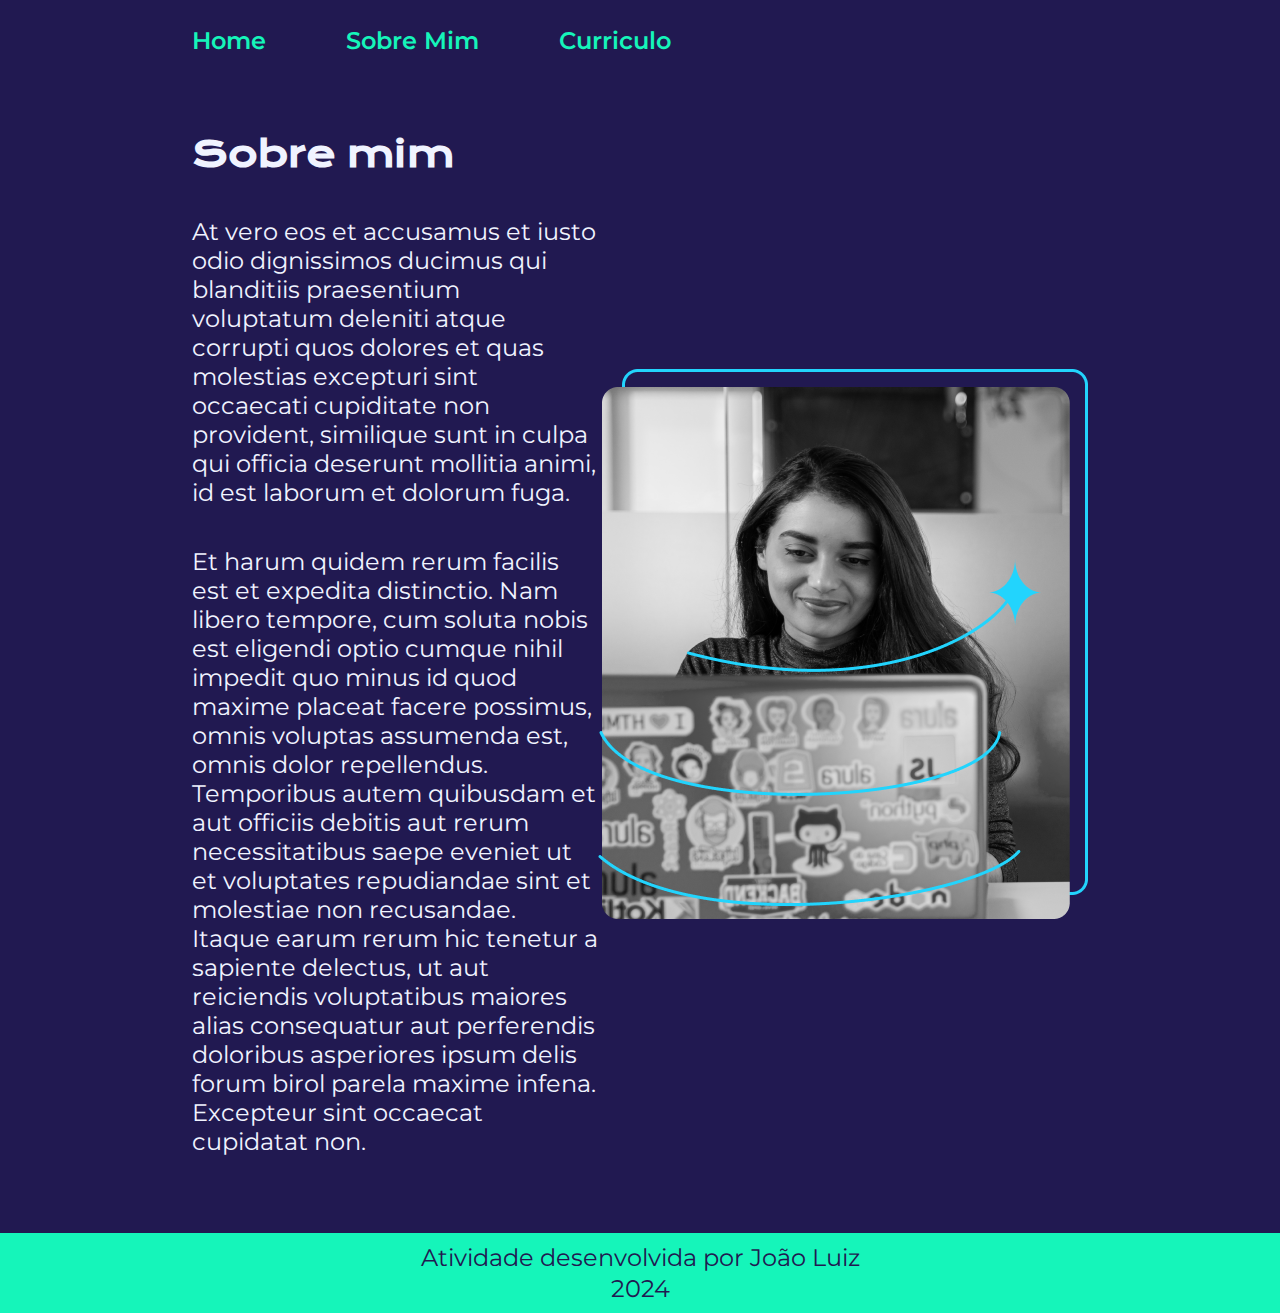
<file: 3- HTML e CSS - cabeçalho, footer e variáveis CSS/sobre-mim.html>
<!DOCTYPE html>
<html lang="pt-br">
<head>
    <meta charset="UTF-8">
    <meta name="viewport" content="width=device-width, initial-scale=1.0">
    <link rel="stylesheet" href="/3- HTML e CSS - cabeçalho, footer e variáveis CSS/estilos/estilo.css">
    <title>Sobre Mim</title>
</head>

<body>
    <header class="cabecalho">

        <nav class="cabecalho__menu">
            <a class="cabecalho__menu__link" href="index.html">Home</a>
            <a class="cabecalho__menu__link" href="sobre-mim.html">Sobre Mim</a>
            <a class="cabecalho__menu__link" href="curriculo.html">Curriculo</a>
        </nav>
    </header>

    <main class="apresentacao">
        <section class="apresentacao__conteudo">
            <h1 class="apresentacao__conteudo__titulo">Sobre mim</h1>

            <p class="apresentacao__conteudo__texto">At vero eos et accusamus et iusto odio dignissimos ducimus qui blanditiis praesentium voluptatum deleniti atque corrupti quos dolores et quas molestias excepturi sint occaecati cupiditate non provident, similique sunt in culpa qui officia deserunt mollitia animi, id est laborum et dolorum fuga.</p>

            <p class="apresentacao__conteudo__texto">Et harum quidem rerum facilis est et expedita distinctio. Nam libero tempore, cum soluta nobis est eligendi optio cumque nihil impedit quo minus id quod maxime placeat facere possimus, omnis voluptas assumenda est, omnis dolor repellendus. Temporibus autem quibusdam et aut officiis debitis aut rerum necessitatibus saepe eveniet ut et voluptates repudiandae sint et molestiae non recusandae. Itaque earum rerum hic tenetur a sapiente delectus, ut aut reiciendis voluptatibus maiores alias consequatur aut perferendis doloribus asperiores ipsum delis forum birol parela maxime infena. Excepteur sint occaecat cupidatat non.
            </p>
        </section>

        <img src="/3- HTML e CSS - cabeçalho, footer e variáveis CSS/assets/Imagem.png" alt="Foto da Joana Santos programando">
    </main>

    <footer class="rodape">
        <p>Atividade desenvolvida por João Luiz</p>
        <p>2024</p>
    </footer>
</body>
</html>
</file>
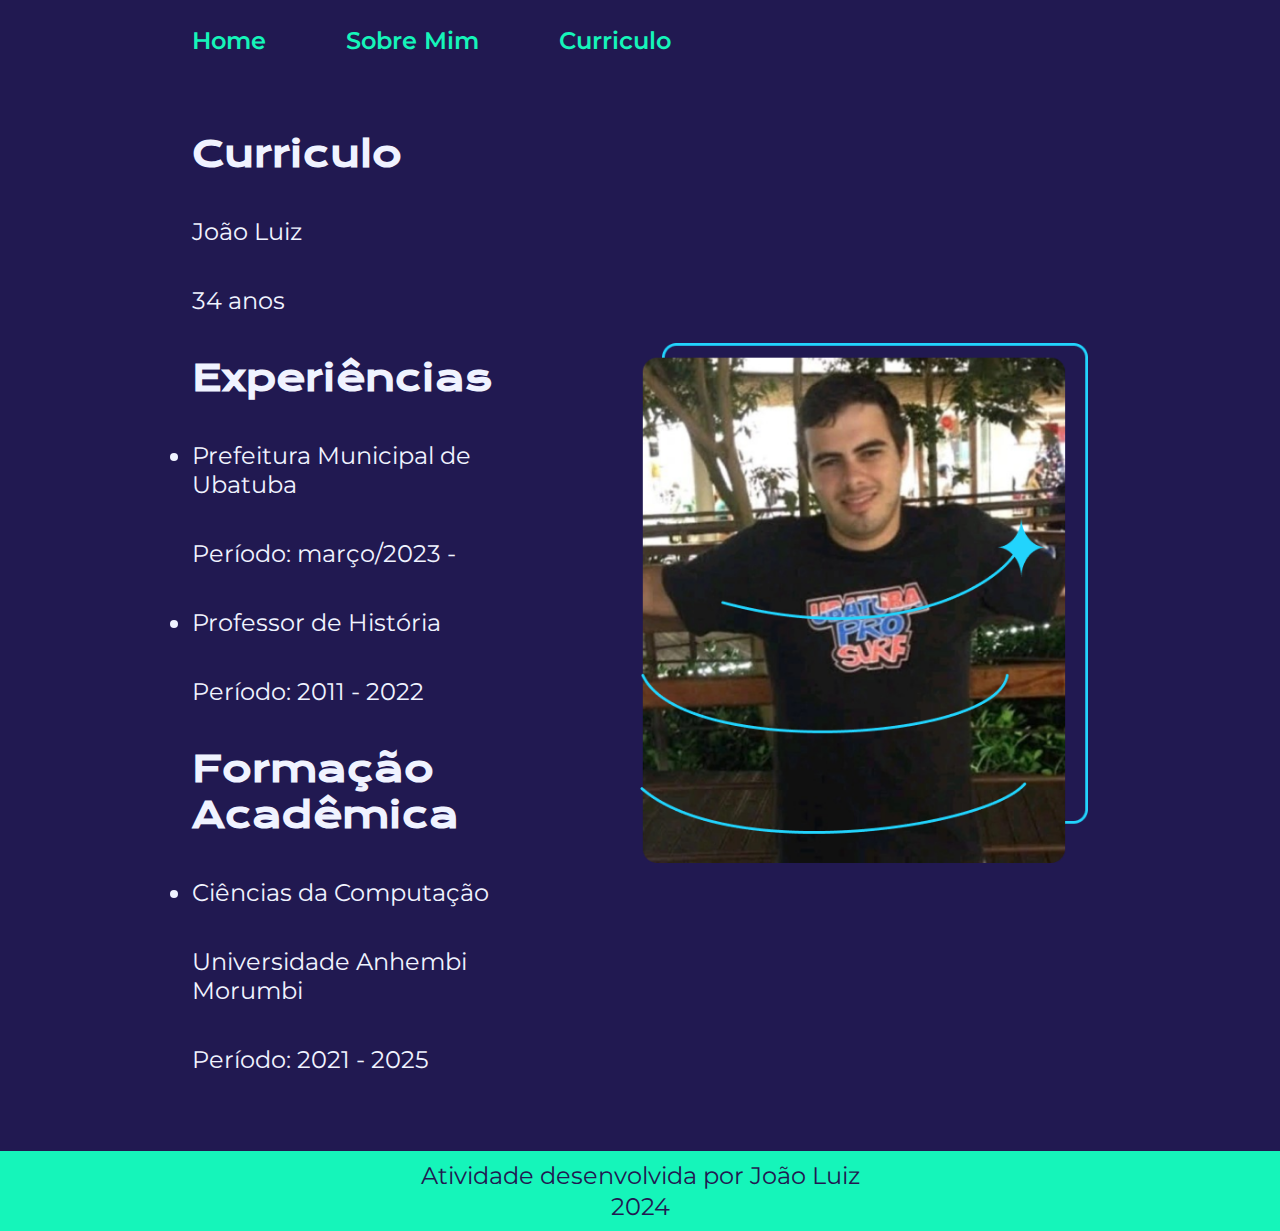
<file: 4- HTML e CSS - trabalhando com responsividade e publicacao de projetos/curriculo.html>
<!DOCTYPE html>
<html lang="en">
<head>
    <meta charset="UTF-8">
    <meta name="viewport" content="width=device-width, initial-scale=1.0">
    <link rel="stylesheet" href="estilo.css">
    <title>Curriculo</title>
</head>

<body>
    <header class="cabecalho">
        <nav class="cabecalho__menu">
            <a class="cabecalho__menu__link" href="index.html">Home</a>
            <a class="cabecalho__menu__link" href="sobre-mim.html">Sobre Mim</a>
            <a class="cabecalho__menu__link" href="curriculo.html">Curriculo</a>
        </nav>
    </header>

    <main class="apresentacao">
        <section class="apresentacao__conteudo">
            <h1 class="apresentacao__conteudo__titulo">Curriculo</h1>
            <p class="apresentacao__conteudo__texto">João Luiz</p>
            <p class="apresentacao__conteudo__texto">34 anos</p>

            <h2 class="apresentacao__conteudo__titulo">Experiências</h2>
            <li class="apresentacao__conteudo__lista">Prefeitura Municipal de Ubatuba</li>
            <p class="apresentacao__conteudo__texto">Período: março/2023 -</p>
            <li class="apresentacao__conteudo__lista">Professor de História</li>
            <p class="apresentacao__conteudo__texto">Período: 2011 - 2022</p>



            <h2 class="apresentacao__conteudo__titulo">Formação Acadêmica</h2>
            <li class="apresentacao__conteudo__texto">Ciências da Computação</li>
            <p class="apresentacao__conteudo__texto">Universidade Anhembi Morumbi</p>
            <p class="apresentacao__conteudo__texto">Período: 2021 - 2025</p>

        </section>

        <img class="apresentacao__imagem" src="assets/Imagem.png" alt="Foto da João Luiz">

    </main>

    <footer class="rodape">
        <p>Atividade desenvolvida por João Luiz</p>
        <p>2024</p>
    </footer>
</body>
</html>
</file>
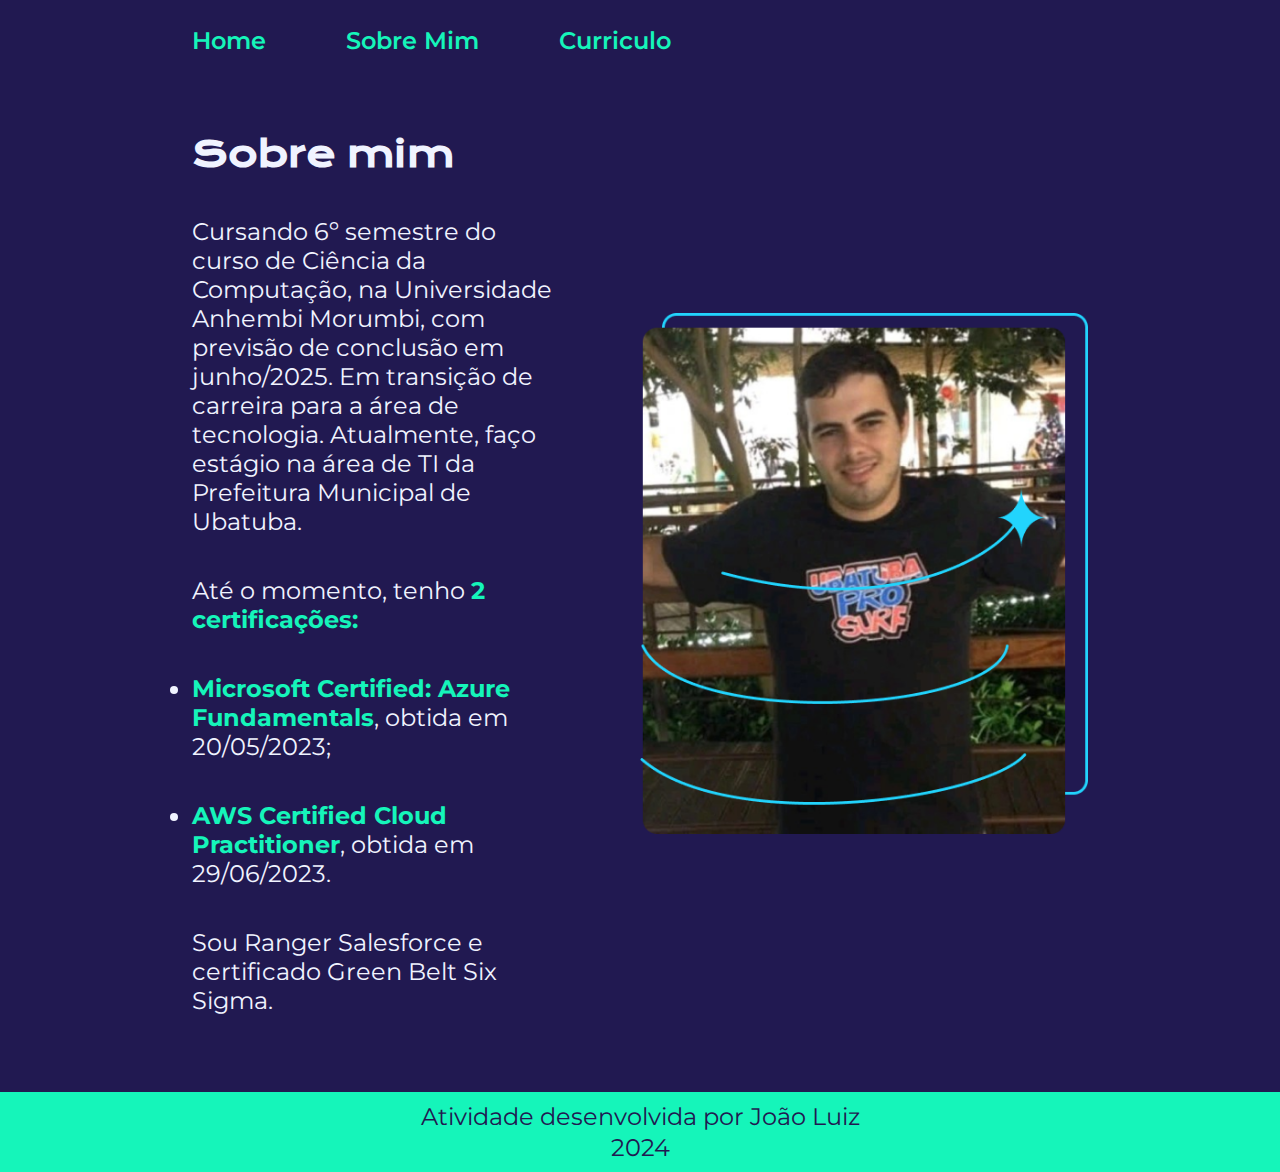
<file: 4- HTML e CSS - trabalhando com responsividade e publicacao de projetos/sobre-mim.html>
<!DOCTYPE html>
<html lang="pt-br">
<head>
    <meta charset="UTF-8">
    <meta name="viewport" content="width=device-width, initial-scale=1.0">
    <link rel="stylesheet" href="estilo.css">
    <title>Sobre Mim</title>
</head>

<body>
    <header class="cabecalho">

        <nav class="cabecalho__menu">
            <a class="cabecalho__menu__link" href="index.html">Home</a>
            <a class="cabecalho__menu__link" href="sobre-mim.html">Sobre Mim</a>
            <a class="cabecalho__menu__link" href="curriculo.html">Curriculo</a>
        </nav>
    </header>

    <main class="apresentacao">
        <section class="apresentacao__conteudo">
            <h1 class="apresentacao__conteudo__titulo">Sobre mim</h1>

            <p class="apresentacao__conteudo__texto">Cursando 6º semestre do curso de Ciência da Computação, na Universidade Anhembi Morumbi, com previsão de conclusão em junho/2025. Em transição de carreira para a área de tecnologia. Atualmente, faço estágio na área de TI da Prefeitura Municipal de Ubatuba.</p>

            <p class="apresentacao__conteudo__texto">Até o momento, tenho <strong class="titulo-destaque">2 certificações:</strong></p>
        
            <li class="apresentacao__conteudo__lista"><strong class="titulo-destaque">Microsoft Certified: Azure Fundamentals</strong>, obtida em 20/05/2023;</li>
            <li class="apresentacao__conteudo__lista"><strong class="titulo-destaque">AWS Certified Cloud Practitioner</strong>, obtida em 29/06/2023.</li>
         
            <p class="apresentacao__conteudo__texto">Sou Ranger Salesforce e certificado Green Belt Six Sigma.</p>

        </section>

        <img class="apresentacao__imagem" src="assets/Imagem.png" alt="Foto da João Luiz">
    </main>

    <footer class="rodape">
        <p>Atividade desenvolvida por João Luiz</p>
        <p>2024</p>
    </footer>
</body>
</html>
</file>
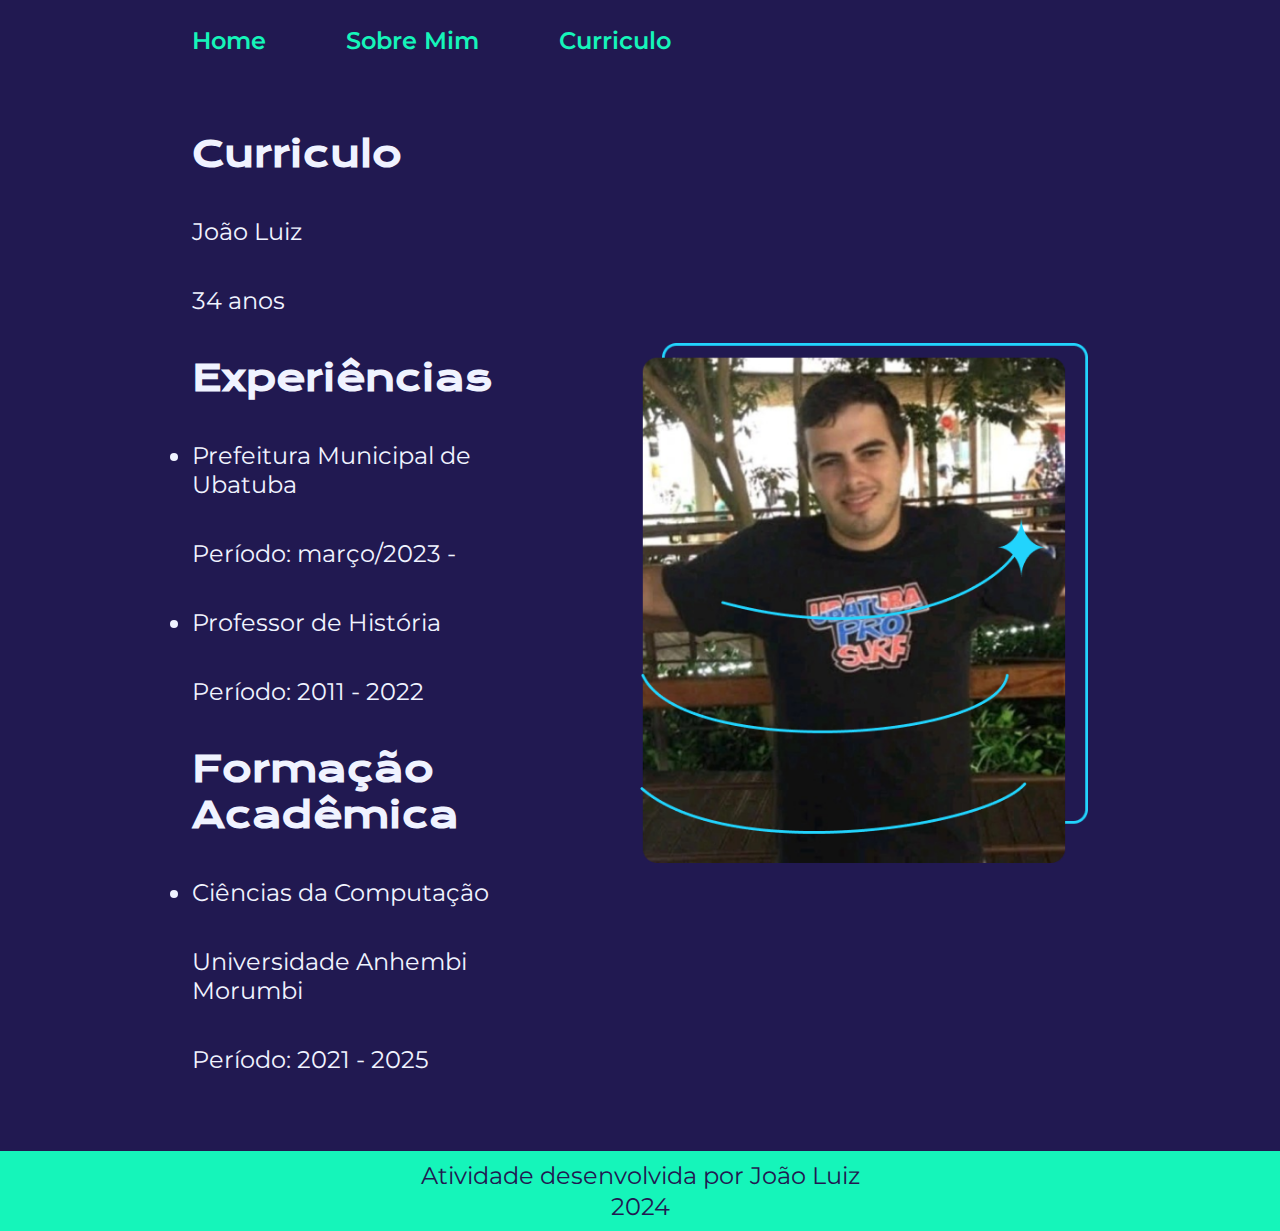
<file: 4- HTML e CSS - trabalhando com responsividade e publicação de projetos/curriculo.html>
<!DOCTYPE html>
<html lang="en">
<head>
    <meta charset="UTF-8">
    <meta name="viewport" content="width=device-width, initial-scale=1.0">
    <link rel="stylesheet" href="/4- HTML e CSS - trabalhando com responsividade e publicação de projetos/estilo.css">
    <title>Curriculo</title>
</head>

<body>
    <header class="cabecalho">
        <nav class="cabecalho__menu">
            <a class="cabecalho__menu__link" href="index.html">Home</a>
            <a class="cabecalho__menu__link" href="sobre-mim.html">Sobre Mim</a>
            <a class="cabecalho__menu__link" href="curriculo.html">Curriculo</a>
        </nav>
    </header>

    <main class="apresentacao">
        <section class="apresentacao__conteudo">
            <h1 class="apresentacao__conteudo__titulo">Curriculo</h1>
            <p class="apresentacao__conteudo__texto">João Luiz</p>
            <p class="apresentacao__conteudo__texto">34 anos</p>

            <h2 class="apresentacao__conteudo__titulo">Experiências</h2>
            <li class="apresentacao__conteudo__lista">Prefeitura Municipal de Ubatuba</li>
            <p class="apresentacao__conteudo__texto">Período: março/2023 -</p>
            <li class="apresentacao__conteudo__lista">Professor de História</li>
            <p class="apresentacao__conteudo__texto">Período: 2011 - 2022</p>



            <h2 class="apresentacao__conteudo__titulo">Formação Acadêmica</h2>
            <li class="apresentacao__conteudo__texto">Ciências da Computação</li>
            <p class="apresentacao__conteudo__texto">Universidade Anhembi Morumbi</p>
            <p class="apresentacao__conteudo__texto">Período: 2021 - 2025</p>

        </section>

        <img class="apresentacao__imagem" src="/4- HTML e CSS - trabalhando com responsividade e publicação de projetos/assets/Imagem.png" alt="Foto da João Luiz">

    </main>

    <footer class="rodape">
        <p>Atividade desenvolvida por João Luiz</p>
        <p>2024</p>
    </footer>
</body>
</html>
</file>
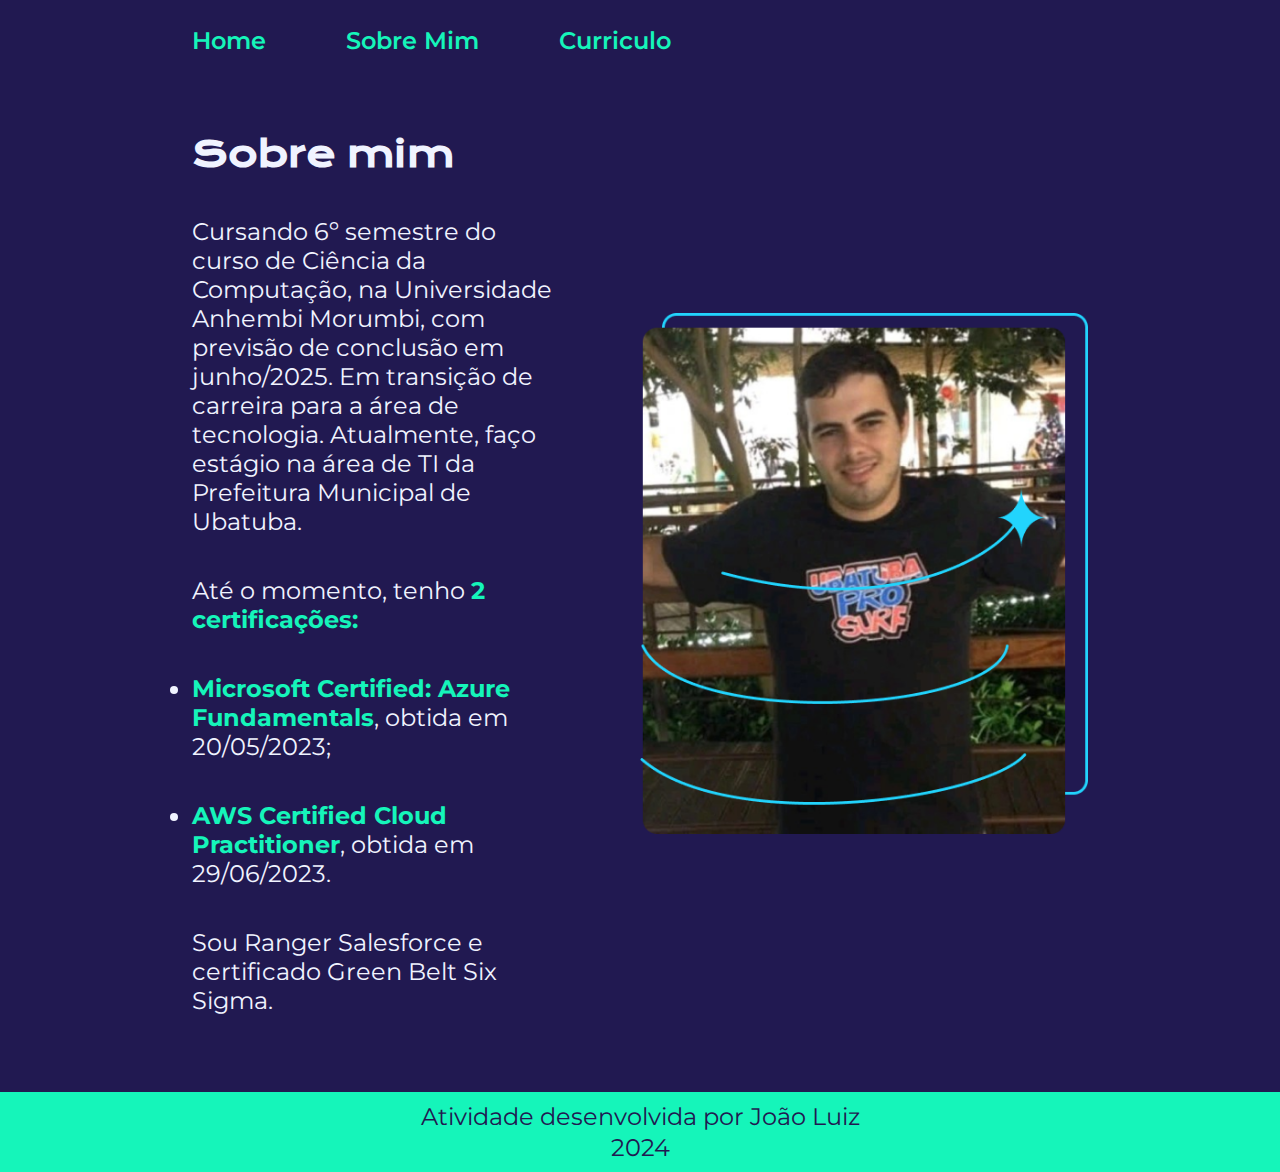
<file: 4- HTML e CSS - trabalhando com responsividade e publicação de projetos/sobre-mim.html>
<!DOCTYPE html>
<html lang="pt-br">
<head>
    <meta charset="UTF-8">
    <meta name="viewport" content="width=device-width, initial-scale=1.0">
    <link rel="stylesheet" href="/4- HTML e CSS - trabalhando com responsividade e publicação de projetos/estilo.css">
    <title>Sobre Mim</title>
</head>

<body>
    <header class="cabecalho">

        <nav class="cabecalho__menu">
            <a class="cabecalho__menu__link" href="index.html">Home</a>
            <a class="cabecalho__menu__link" href="sobre-mim.html">Sobre Mim</a>
            <a class="cabecalho__menu__link" href="curriculo.html">Curriculo</a>
        </nav>
    </header>

    <main class="apresentacao">
        <section class="apresentacao__conteudo">
            <h1 class="apresentacao__conteudo__titulo">Sobre mim</h1>

            <p class="apresentacao__conteudo__texto">Cursando 6º semestre do curso de Ciência da Computação, na Universidade Anhembi Morumbi, com previsão de conclusão em junho/2025. Em transição de carreira para a área de tecnologia. Atualmente, faço estágio na área de TI da Prefeitura Municipal de Ubatuba.</p>

            <p class="apresentacao__conteudo__texto">Até o momento, tenho <strong class="titulo-destaque">2 certificações:</strong></p>
        
            <li class="apresentacao__conteudo__lista"><strong class="titulo-destaque">Microsoft Certified: Azure Fundamentals</strong>, obtida em 20/05/2023;</li>
            <li class="apresentacao__conteudo__lista"><strong class="titulo-destaque">AWS Certified Cloud Practitioner</strong>, obtida em 29/06/2023.</li>
         
            <p class="apresentacao__conteudo__texto">Sou Ranger Salesforce e certificado Green Belt Six Sigma.</p>

        </section>

        <img class="apresentacao__imagem" src="/4- HTML e CSS - trabalhando com responsividade e publicação de projetos/assets/Imagem.png" alt="Foto da João Luiz">
    </main>

    <footer class="rodape">
        <p>Atividade desenvolvida por João Luiz</p>
        <p>2024</p>
    </footer>
</body>
</html>
</file>
<file: 2- HTML e CSS - Classes, posicionamento e Flexbox/estilo.css>
@import url('https://fonts.googleapis.com/css2?family=Krona+One&family=Montserrat:wght@400;600&display=swap');

* {
    margin: 0;
    padding: 0;
}

body{
    height: 100vh;
    box-sizing: border-box;
    background-color: #000000;
    color: #F6F6F6;
}

header {
    font-family: "Krona One", sans-serif;
    color: #f6f6f6;
    font-size: 1.5rem;
    padding: 20px 50px;
}
.apresentacao {
    margin: 10% 15%;
    display: flex;
    align-items: center;
    justify-content: space-between;
}

.apresentacao__conteudo {
    width: 615px;
    display: flex;
    flex-direction: column;
    gap: 40px;
}

.apresentacao__conteudo__titulo {
    font-size: 36px;
    font-family: "Krona One", sans-serif;
}

.titulo-destaque {
    color: #22D4FD;
}

.apresentacao__conteudo__texto {
    font-size: 24px;
    font-family: "Montserrat", sans-serif;
}

.apresentacao__links {
    display: flex;
    justify-content: space-between;
}

.apresentacao__links__botao {
    background-color: #22D4FD;
    width: 280px;
    text-align: center;
    border-radius: 16px;
    font-size: 24px;
    font-weight: 600;
    padding: 21.5px 0; 
    text-decoration: none;
    font-family: "Montserrat", sans-serif;
    color: #000000;
}
</file>
<file: 2- HTML e CSS Classes, posicionamento e Flexbox/estilo.css>
@import url('https://fonts.googleapis.com/css2?family=Krona+One&family=Montserrat:wght@400;600&display=swap');

* {
    margin: 0;
    padding: 0;
}

body{
    height: 100vh;
    box-sizing: border-box;
    background-color: #000000;
    color: #F6F6F6;
}

header {
    font-family: "Krona One", sans-serif;
    color: #f6f6f6;
    font-size: 1.5rem;
    padding: 20px 50px;
}
.apresentacao {
    margin: 10% 15%;
    display: flex;
    align-items: center;
    justify-content: space-between;
}

.apresentacao__conteudo {
    width: 615px;
    display: flex;
    flex-direction: column;
    gap: 40px;
}

.apresentacao__conteudo__titulo {
    font-size: 36px;
    font-family: "Krona One", sans-serif;
}

.titulo-destaque {
    color: #22D4FD;
}

.apresentacao__conteudo__texto {
    font-size: 24px;
    font-family: "Montserrat", sans-serif;
}

.apresentacao__links {
    display: flex;
    justify-content: space-between;
}

.apresentacao__links__botao {
    background-color: #22D4FD;
    width: 280px;
    text-align: center;
    border-radius: 16px;
    font-size: 24px;
    font-weight: 600;
    padding: 21.5px 0; 
    text-decoration: none;
    font-family: "Montserrat", sans-serif;
    color: #000000;
}
</file>
<file: 3- HTML e CSS - cabeçalho, footer e variáveis CSS/estilos/estilo.css>
@import url('https://fonts.googleapis.com/css2?family=Krona+One&family=Montserrat:wght@400;600&display=swap');

:root {
    /* 1º opção de cor */
    --cor-primaria: #211951;
    --cor-secundaria: #F0F3FF;
    --cor-terciaria: #15F5BA;
    --cor-hover: #836FFF;

    /* 2º opção de cor */
    /* --cor-primaria: #F4EEFF;
    --cor-secundaria: #424874;
    --cor-terciaria: #A6B1E1;
    --cor-hover: #DCD6F7;  */

    /* opção sugerida no exercício do curso */
    /* --cor-primaria: #000000;
    --cor-secundaria: #F6F6F6;
    --cor-terciaria: #22D4FD;
    --cor-hover: #272727; */

    --fonte-primaria: 'Krona One', sans-serif;
    --fonte-secundaria: 'Montserrat', sans-serif;
}

* {
    margin: 0;
    padding: 0;
}

body{
    box-sizing: border-box;
    background-color: var(--cor-primaria);
    color: var(--cor-secundaria);
}

.cabecalho {
    padding: 2% 0% 0% 15%;
}

.cabecalho__menu {
    display: flex;
    gap: 80px;
}

.cabecalho__menu__link {
    font-family: var(--fonte-secundaria);
    font-size: 24px;
    font-weight: 600;
    color: var(--cor-terciaria);
    text-decoration: none;
}

.apresentacao {
    padding: 6% 15%;
    display: flex;
    align-items: center;
    justify-content: space-between;
}

.apresentacao__conteudo {
    width: 615px;
    display: flex;
    flex-direction: column;
    gap: 40px;
}

.apresentacao__conteudo__titulo {
    font-size: 36px;
    font-family: var(--fonte-primaria);
}

.titulo-destaque {
    color: var(--cor-terciaria);
}

.apresentacao__conteudo__texto {
    font-size: 24px;
    font-family: var(--fonte-secundaria);
}

.apresentacao__conteudo__texto a{
    color: var(--cor-terciaria);
    text-decoration: none;
}

.apresentacao__links {
    display: flex;
    flex-direction: column;
    justify-content: space-between;
    align-items: center;
    gap: 32px;
}

.apresentacao__links__subtitulo {
    font-size: 24px;
    font-family: var(--fonte-primaria);
    font-weight: 400;
}

.apresentacao__links__botao {
    display: flex;
    justify-content: center;
    gap: 16px;
    align-items: center;
    border: 2px solid var(--cor-terciaria);
    width: 378px;
    text-align: center;
    border-radius: 8px;
    font-size: 24px;
    font-weight: 600;
    padding: 21.5px 0; 
    text-decoration: none;
    font-family: var(--fonte-secundaria);
    color: var(--cor-secundaria);
}

.apresentacao__links__botao:hover {
    background-color: var(--cor-hover);
    /* padding: 3%; */
}

.rodape {
    display: flex;
    flex-direction: column;
    background-color: var(--cor-terciaria);
    height: 80px;
    font-family: var(--fonte-secundaria);
    font-size: 24px;
    color: var(--cor-primaria);
    justify-content: center;
    text-align: center;
    gap: 2px
}
</file>
<file: 4- HTML e CSS - trabalhando com responsividade e publicacao de projetos/estilo.css>
@import url('https://fonts.googleapis.com/css2?family=Krona+One&family=Montserrat:wght@400;600&display=swap');

:root {
    /* 1º opção de cor */
    --cor-primaria: #211951;
    --cor-secundaria: #F0F3FF;
    --cor-terciaria: #15F5BA;
    --cor-hover: #836FFF;

    /* 2º opção de cor */
    /* --cor-primaria: #F4EEFF;
    --cor-secundaria: #424874;
    --cor-terciaria: #A6B1E1;
    --cor-hover: #DCD6F7;  */

    /* opção sugerida no exercício do curso */
    /* --cor-primaria: #000000;
    --cor-secundaria: #F6F6F6;
    --cor-terciaria: #22D4FD;
    --cor-hover: #272727; */

    --fonte-primaria: 'Krona One', sans-serif;
    --fonte-secundaria: 'Montserrat', sans-serif;
}

* {
    margin: 0;
    padding: 0;
}

body{
    box-sizing: border-box;
    background-color: var(--cor-primaria);
    color: var(--cor-secundaria);
}

.cabecalho {
    padding: 2% 0% 0% 15%;
}

.cabecalho__menu {
    display: flex;
    gap: 80px;
}

.cabecalho__menu__link {
    font-family: var(--fonte-secundaria);
    font-size: 1.5rem;
    font-weight: 600;
    color: var(--cor-terciaria);
    text-decoration: none;
}

.apresentacao {
    padding: 6% 15%;
    display: flex;
    align-items: center;
    justify-content: space-between;
    gap: 82px;
}

.apresentacao__conteudo {
    width: 50%;
    display: flex;
    flex-direction: column;
    gap: 40px;
}

.apresentacao__conteudo__titulo {
    font-size: 2.25rem;
    font-family: var(--fonte-primaria);
}

.titulo-destaque {
    color: var(--cor-terciaria);
}

.apresentacao__conteudo__texto {
    font-size: 1.5rem;
    font-family: var(--fonte-secundaria);
}

.apresentacao__conteudo__texto a {
    color: var(--cor-terciaria);
    text-decoration: none;
}

.apresentacao__conteudo__lista {
    font-size: 1.5rem;
    font-family: var(--fonte-secundaria);
}

.apresentacao__links {
    display: flex;
    flex-direction: column;
    justify-content: space-between;
    align-items: center;
    gap: 32px;
}

.apresentacao__links__subtitulo {
    font-size: 1.5rem;
    font-family: var(--fonte-primaria);
    font-weight: 400;
}

.apresentacao__links__botao {
    display: flex;
    justify-content: center;
    gap: 16px;
    align-items: center;
    border: 2px solid var(--cor-terciaria);
    width: 378px;
    text-align: center;
    border-radius: 8px;
    font-size: 1.5rem;
    font-weight: 600;
    padding: 21.5px 0; 
    text-decoration: none;
    font-family: var(--fonte-secundaria);
    color: var(--cor-secundaria);
}

.apresentacao__links__botao:hover {
    background-color: var(--cor-hover);
    /* padding: 3%; */
}

.apresentacao__imagem {
    width: 50%;
}

.rodape {
    display: flex;
    flex-direction: column;
    background-color: var(--cor-terciaria);
    height: 80px;
    font-family: var(--fonte-secundaria);
    font-size: 1.5rem;
    color: var(--cor-primaria);
    justify-content: center;
    text-align: center;
    gap: 2px
}

@media (max-width: 1200px) {
    .cabecalho {
        padding: 15% 0% 0% 8%;
    }

    .cabecalho__menu {
        justify-content: center;
    }

    .apresentacao {
        flex-direction: column-reverse;
    }

    .apresentacao__conteudo {
        width: auto;
    }

}
</file>
<file: 4- HTML e CSS - trabalhando com responsividade e publicação de projetos/estilo.css>
@import url('https://fonts.googleapis.com/css2?family=Krona+One&family=Montserrat:wght@400;600&display=swap');

:root {
    /* 1º opção de cor */
    --cor-primaria: #211951;
    --cor-secundaria: #F0F3FF;
    --cor-terciaria: #15F5BA;
    --cor-hover: #836FFF;

    /* 2º opção de cor */
    /* --cor-primaria: #F4EEFF;
    --cor-secundaria: #424874;
    --cor-terciaria: #A6B1E1;
    --cor-hover: #DCD6F7;  */

    /* opção sugerida no exercício do curso */
    /* --cor-primaria: #000000;
    --cor-secundaria: #F6F6F6;
    --cor-terciaria: #22D4FD;
    --cor-hover: #272727; */

    --fonte-primaria: 'Krona One', sans-serif;
    --fonte-secundaria: 'Montserrat', sans-serif;
}

* {
    margin: 0;
    padding: 0;
}

body{
    box-sizing: border-box;
    background-color: var(--cor-primaria);
    color: var(--cor-secundaria);
}

.cabecalho {
    padding: 2% 0% 0% 15%;
}

.cabecalho__menu {
    display: flex;
    gap: 80px;
}

.cabecalho__menu__link {
    font-family: var(--fonte-secundaria);
    font-size: 1.5rem;
    font-weight: 600;
    color: var(--cor-terciaria);
    text-decoration: none;
}

.apresentacao {
    padding: 6% 15%;
    display: flex;
    align-items: center;
    justify-content: space-between;
    gap: 82px;
}

.apresentacao__conteudo {
    width: 50%;
    display: flex;
    flex-direction: column;
    gap: 40px;
}

.apresentacao__conteudo__titulo {
    font-size: 2.25rem;
    font-family: var(--fonte-primaria);
}

.titulo-destaque {
    color: var(--cor-terciaria);
}

.apresentacao__conteudo__texto {
    font-size: 1.5rem;
    font-family: var(--fonte-secundaria);
}

.apresentacao__conteudo__texto a {
    color: var(--cor-terciaria);
    text-decoration: none;
}

.apresentacao__conteudo__lista {
    font-size: 1.5rem;
    font-family: var(--fonte-secundaria);
}

.apresentacao__links {
    display: flex;
    flex-direction: column;
    justify-content: space-between;
    align-items: center;
    gap: 32px;
}

.apresentacao__links__subtitulo {
    font-size: 1.5rem;
    font-family: var(--fonte-primaria);
    font-weight: 400;
}

.apresentacao__links__botao {
    display: flex;
    justify-content: center;
    gap: 16px;
    align-items: center;
    border: 2px solid var(--cor-terciaria);
    width: 378px;
    text-align: center;
    border-radius: 8px;
    font-size: 1.5rem;
    font-weight: 600;
    padding: 21.5px 0; 
    text-decoration: none;
    font-family: var(--fonte-secundaria);
    color: var(--cor-secundaria);
}

.apresentacao__links__botao:hover {
    background-color: var(--cor-hover);
    /* padding: 3%; */
}

.apresentacao__imagem {
    width: 50%;
}

.rodape {
    display: flex;
    flex-direction: column;
    background-color: var(--cor-terciaria);
    height: 80px;
    font-family: var(--fonte-secundaria);
    font-size: 1.5rem;
    color: var(--cor-primaria);
    justify-content: center;
    text-align: center;
    gap: 2px
}

@media (max-width: 1200px) {
    .cabecalho {
        padding: 15% 0% 0% 8%;
    }

    .cabecalho__menu {
        justify-content: center;
    }

    .apresentacao {
        flex-direction: column-reverse;
    }

    .apresentacao__conteudo {
        width: auto;
    }

}
</file>
<file: 6- HTML e CSS - responsividade com mobile-first/estilos.css>
@import url('css/header.css');
@import url('css/banner.css');
@import url('css/carrossel.css');
@import url('css/topicos.css');
@import url('css/contato.css');
@import url('css/footer.css');


:root {
    --cor-de-fundo: #EBECEE;
    --cor-de-fundo-footer: #F9F9F9;
    --branco: #FFFFFF;
    --preto: #000000;
    --titulo-laranja: #EB9B00;
    --azul-degrade: linear-gradient(97.54deg, #002F52 35.49%, #326589 165.37%);
    --azul-h2: #002F52;
    --item-titulo-rodape: #858585;
    --item-rodape: #474646;

    
    --fonte-principal: "Poppins";
    --fonte-secundaria: "Josefin Sans"

    --fonte-size-h2: 1.1rem;
    --fonte-size-secundaria: 0.875rem;
    --fonte-size-titulo: 1.875rem;
    --fonte-size-titulo-banner: 2rem;
    --fonte-size-titulo-carrossel: 1.625rem;
    --fonte-size-titulo-topicos-contato: 1.5rem;
    --fonte-size-header-desktop: 1.25rem
}

body {
    /* fixar tela máxima de 1728px e centralizada
    max-width: 1728px;
    display: block;
    margin: 0 auto; */
    background-color: var(--cor-de-fundo);
    font-size: 1rem;
    font-family: var(--fonte-principal);
    font-weight: 400;
}
</file>
